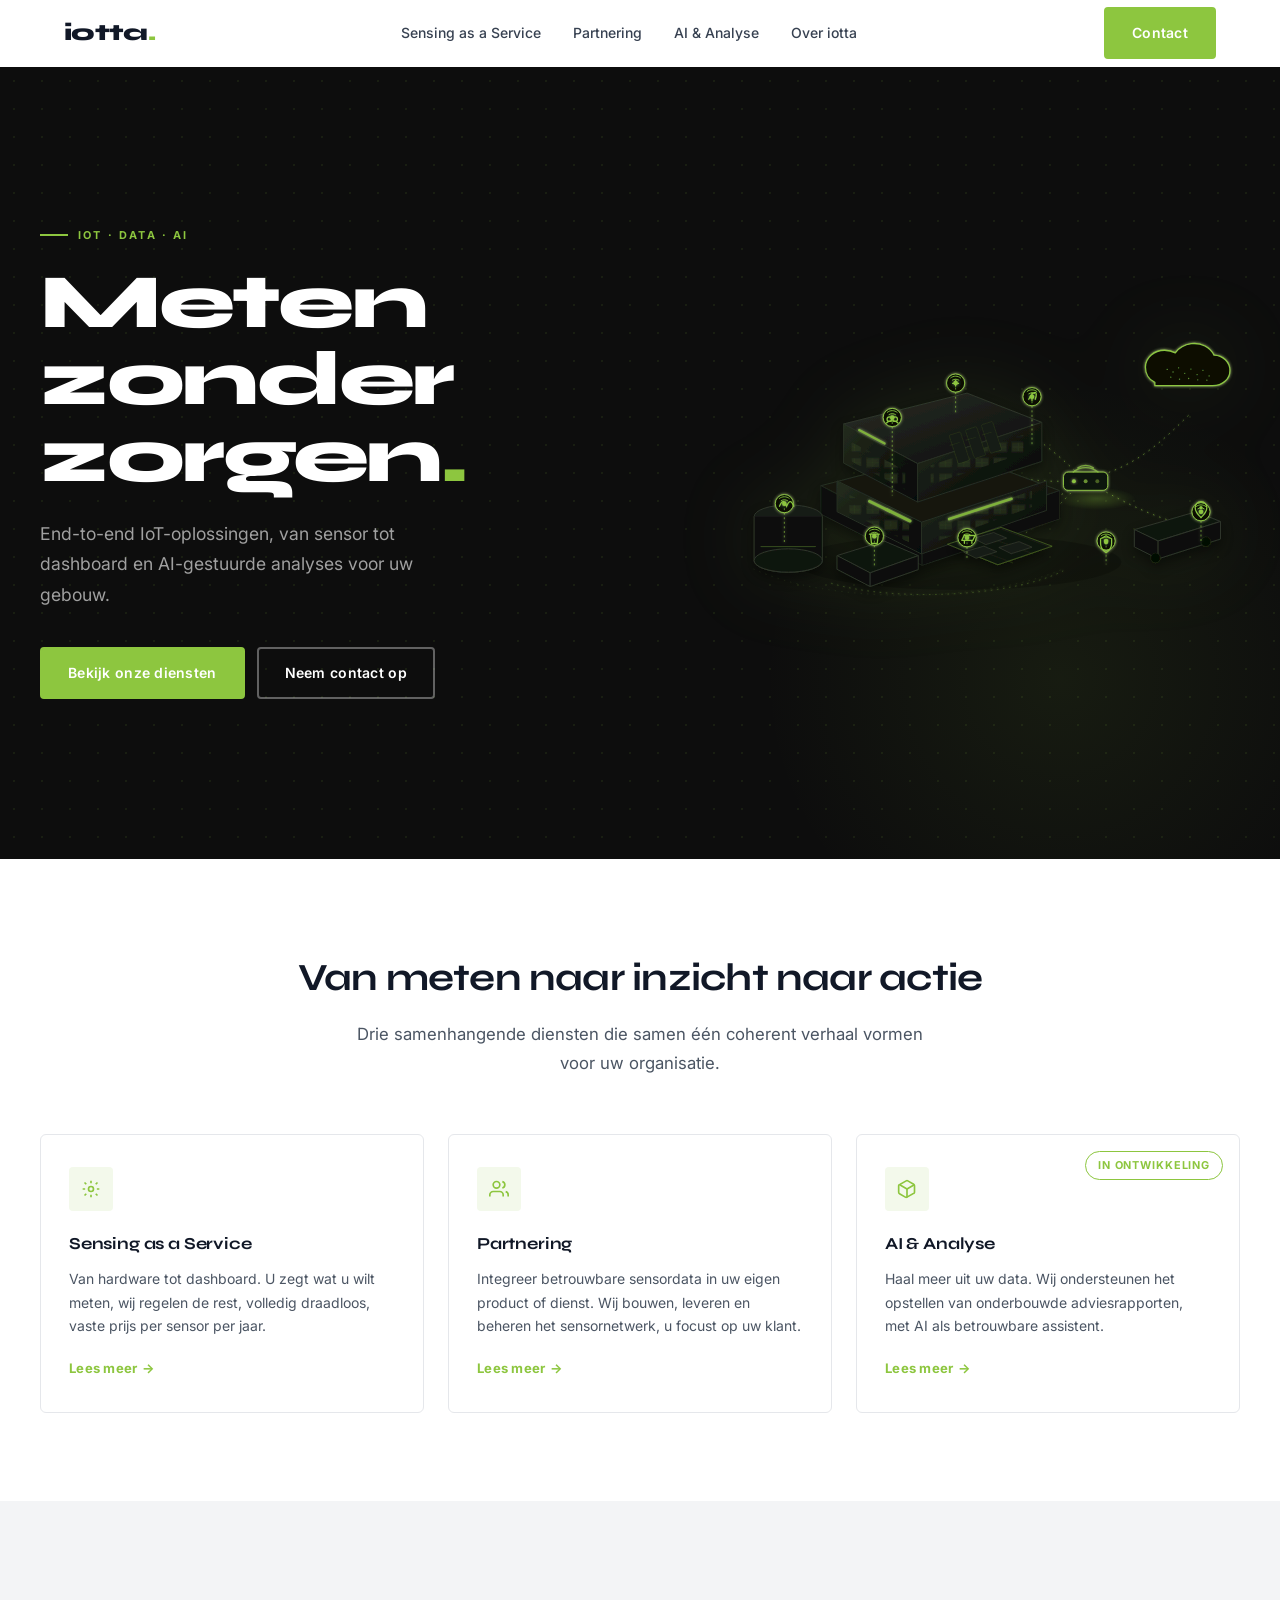
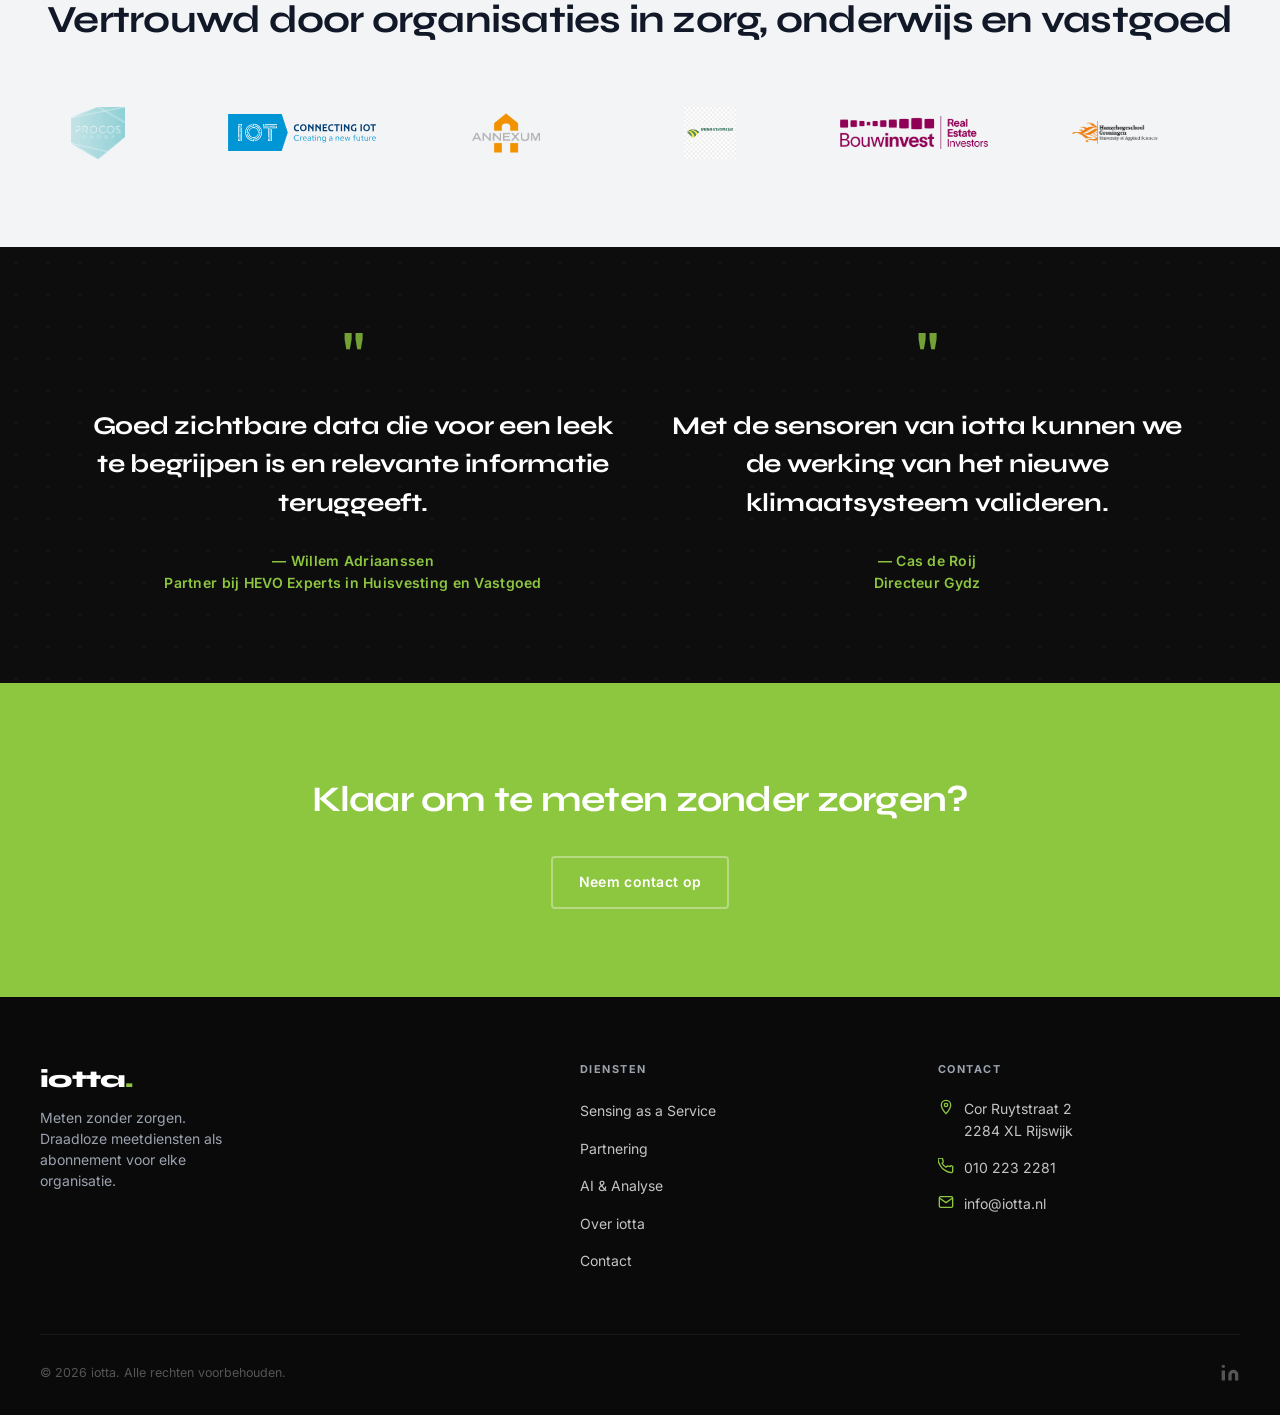
<file: index.html>
<!DOCTYPE html>
<html lang="nl">
<head>
  <meta charset="UTF-8">
  <meta name="viewport" content="width=device-width, initial-scale=1.0">
  <title>iotta — Meten zonder zorgen</title>
  <meta name="description" content="iotta levert betrouwbare, draadloze meetdiensten als abonnement voor kantoren, scholen, zorginstellingen en vastgoedbeheerders.">
  <link rel="preconnect" href="https://fonts.googleapis.com">
  <link rel="preconnect" href="https://fonts.gstatic.com" crossorigin>
  <link href="https://fonts.googleapis.com/css2?family=Inter:wght@400;500;600&family=Syne:wght@700;800&display=swap" rel="stylesheet">
  <link rel="stylesheet" href="css/styles.css">
</head>
<body>

  <div id="header-placeholder"></div>

  <main>

    <!-- ================================================
         HERO
         ================================================ -->
    <section class="hero" aria-labelledby="hero-title">
      <div class="hero-inner">
        <div class="hero-content">
          <p class="hero-eyebrow">IoT · Data · AI</p>
          <h1 class="hero-title" id="hero-title">
            Meten<br>zonder<br>zorgen<span class="accent">.</span>
          </h1>
          <p class="hero-subtitle">
            End-to-end IoT-oplossingen, van sensor tot dashboard
            en AI-gestuurde analyses voor uw gebouw.
          </p>
          <div class="hero-actions">
            <a href="sensing-as-a-service.html" class="btn btn-primary">Bekijk onze diensten</a>
            <a href="contact.html" class="btn btn-ghost-white">Neem contact op</a>
          </div>
        </div>
        <div class="hero-visual">
          <img src="assets/Photo front page.svg"
               alt="Illustratie van een slim gebouw met draadloze IoT-sensoren die data doorsturen naar de cloud"
               width="520" height="440">
        </div>
      </div>
    </section>

    <!-- ================================================
         DRIE PIJLERS
         ================================================ -->
    <section class="section section--white" aria-labelledby="pijlers-title">
      <div class="inner">
        <div class="section-header reveal">
          <h2 id="pijlers-title">Van meten naar inzicht naar actie</h2>
          <p>Drie samenhangende diensten die samen één coherent verhaal vormen voor uw organisatie.</p>
        </div>
        <div class="cards-grid">

          <article class="card reveal reveal-d1">
            <div class="card-icon" aria-hidden="true">
              <svg width="20" height="20" fill="none" stroke="currentColor" stroke-width="2" viewBox="0 0 24 24"><circle cx="12" cy="12" r="3"/><path d="M12 2v3M12 19v3M4.22 4.22l2.12 2.12M17.66 17.66l2.12 2.12M2 12h3M19 12h3M4.22 19.78l2.12-2.12M17.66 6.34l2.12-2.12"/></svg>
            </div>
            <h3 class="card-title">Sensing as a Service</h3>
            <p class="card-text">Van hardware tot dashboard. U zegt wat u wilt meten, wij regelen de rest, volledig draadloos, vaste prijs per sensor per jaar.</p>
            <a href="sensing-as-a-service.html" class="card-link">Lees meer <span aria-hidden="true">→</span></a>
          </article>

          <article class="card reveal reveal-d2">
            <div class="card-icon" aria-hidden="true">
              <svg width="20" height="20" fill="none" stroke="currentColor" stroke-width="2" viewBox="0 0 24 24"><path d="M17 21v-2a4 4 0 00-4-4H5a4 4 0 00-4 4v2"/><circle cx="9" cy="7" r="4"/><path d="M23 21v-2a4 4 0 00-3-3.87M16 3.13a4 4 0 010 7.75"/></svg>
            </div>
            <h3 class="card-title">Partnering</h3>
            <p class="card-text">Integreer betrouwbare sensordata in uw eigen product of dienst. Wij bouwen, leveren en beheren het sensornetwerk, u focust op uw klant.</p>
            <a href="partnering.html" class="card-link">Lees meer <span aria-hidden="true">→</span></a>
          </article>

          <article class="card reveal reveal-d3">
            <div class="card-badge-pos">
              <span class="badge badge-green-outline">In ontwikkeling</span>
            </div>
            <div class="card-icon" aria-hidden="true">
              <svg width="20" height="20" fill="none" stroke="currentColor" stroke-width="2" viewBox="0 0 24 24"><path d="M21 16V8a2 2 0 00-1-1.73l-7-4a2 2 0 00-2 0l-7 4A2 2 0 002 8v8a2 2 0 001 1.73l7 4a2 2 0 002 0l7-4A2 2 0 0021 16z"/><polyline points="3.27 6.96 12 12.01 20.73 6.96"/><line x1="12" y1="22.08" x2="12" y2="12"/></svg>
            </div>
            <h3 class="card-title">AI &amp; Analyse</h3>
            <p class="card-text">Haal meer uit uw data. Wij ondersteunen het opstellen van onderbouwde adviesrapporten, met AI als betrouwbare assistent.</p>
            <a href="ai-en-analyse.html" class="card-link">Lees meer <span aria-hidden="true">→</span></a>
          </article>

        </div>
      </div>
    </section>

    <!-- ================================================
         SOCIAL PROOF
         ================================================ -->
    <section class="section section--gray" aria-labelledby="proof-title">
      <div class="inner">
        <div class="section-header reveal">
          <h2 id="proof-title">Vertrouwd door organisaties in zorg, onderwijs en vastgoed</h2>
        </div>
      </div>
      <div class="logo-marquee-wrapper">
        <div class="logo-marquee-track">
          <img src="assets/Company logos/PROCOS logo.png" alt="PROCOS">
          <img src="assets/Company logos/Connecting IoT.svg" alt="Connecting IoT">
          <img src="assets/Company logos/Annexum.png" alt="Annexum">
          <img src="assets/Company logos/png-transparent-dura-vermeer-hd-logo-thumbnail.png" alt="Dura Vermeer">
          <img src="assets/Company logos/Bouwinvest_Real_Estate_Investors_idH5JdBP77_0.png" alt="Bouwinvest">
          <img src="assets/Company logos/Logo_Hanze_University_of_Applied_Sciences.png" alt="Hanzehogeschool">
          <img src="assets/Company logos/hevo-logo.svg" alt="HEVO">
          <img src="assets/Company logos/ING.png" alt="ING">
          <img src="assets/Company logos/Jumbo_Logo.svg" alt="Jumbo">
          <img src="assets/Company logos/Logo_kpn.svg.png" alt="KPN">
          <img src="assets/Company logos/logo_provincie_utrecht.jpg" alt="Provincie Utrecht">
          <img src="assets/Company logos/ProvincieZuidHolland.png" alt="Provincie Zuid-Holland">
          <img src="assets/Company logos/mp.svg" alt="MP">
          <img src="assets/Company logos/300851956_435735005244823_1874178164288201500_n.png" alt="Klant">
          <img src="assets/Company logos/T-Systems-Logo.wine.png" alt="T-Systems">
          <img src="assets/Company logos/Wagamama-Logo.svg.png" alt="Wagamama">
          <img src="assets/Company logos/gydz.png" alt="Gydz">
          <!-- Duplicate voor naadloze loop -->
          <img src="assets/Company logos/PROCOS logo.png" alt="" aria-hidden="true">
          <img src="assets/Company logos/Connecting IoT.svg" alt="" aria-hidden="true">
          <img src="assets/Company logos/Annexum.png" alt="" aria-hidden="true">
          <img src="assets/Company logos/png-transparent-dura-vermeer-hd-logo-thumbnail.png" alt="" aria-hidden="true">
          <img src="assets/Company logos/Bouwinvest_Real_Estate_Investors_idH5JdBP77_0.png" alt="" aria-hidden="true">
          <img src="assets/Company logos/Logo_Hanze_University_of_Applied_Sciences.png" alt="" aria-hidden="true">
          <img src="assets/Company logos/hevo-logo.svg" alt="" aria-hidden="true">
          <img src="assets/Company logos/ING.png" alt="" aria-hidden="true">
          <img src="assets/Company logos/Jumbo_Logo.svg" alt="" aria-hidden="true">
          <img src="assets/Company logos/Logo_kpn.svg.png" alt="" aria-hidden="true">
          <img src="assets/Company logos/logo_provincie_utrecht.jpg" alt="" aria-hidden="true">
          <img src="assets/Company logos/ProvincieZuidHolland.png" alt="" aria-hidden="true">
          <img src="assets/Company logos/mp.svg" alt="" aria-hidden="true">
          <img src="assets/Company logos/300851956_435735005244823_1874178164288201500_n.png" alt="" aria-hidden="true">
          <img src="assets/Company logos/T-Systems-Logo.wine.png" alt="" aria-hidden="true">
          <img src="assets/Company logos/Wagamama-Logo.svg.png" alt="" aria-hidden="true">
          <img src="assets/Company logos/gydz.png" alt="" aria-hidden="true">
        </div>
      </div>
    </section>

    <!-- ================================================
         TESTIMONIALS
         ================================================ -->
    <section class="section section--dark" aria-label="Klantgetuigenissen">
      <div class="inner">
        <div class="testimonials-grid">
          <div class="testimonial reveal reveal-d1">
            <span class="testimonial-mark" aria-hidden="true">"</span>
            <blockquote class="testimonial-quote">
              Goed zichtbare data die voor een leek te begrijpen is en relevante informatie teruggeeft.
            </blockquote>
            <p class="testimonial-attrib">— Willem Adriaanssen<br>Partner bij HEVO Experts in Huisvesting en Vastgoed</p>
          </div>
          <div class="testimonial reveal reveal-d2">
            <span class="testimonial-mark" aria-hidden="true">"</span>
            <blockquote class="testimonial-quote">
              Met de sensoren van iotta kunnen we de werking van het nieuwe klimaatsysteem valideren.
            </blockquote>
            <p class="testimonial-attrib">— Cas de Roij<br>Directeur Gydz</p>
          </div>
        </div>
      </div>
    </section>

    <!-- ================================================
         CTA BANNER
         ================================================ -->
    <section class="section section--green" aria-label="Contactoproep">
      <div class="inner cta-banner reveal">
        <h2>Klaar om te meten zonder zorgen?</h2>
        <a href="contact.html" class="btn btn-ghost-white">Neem contact op</a>
      </div>
    </section>

  </main>

  <div id="footer-placeholder"></div>
  <script src="js/main.js"></script>
  <script src="js/components.js"></script>
</body>
</html>
</file>
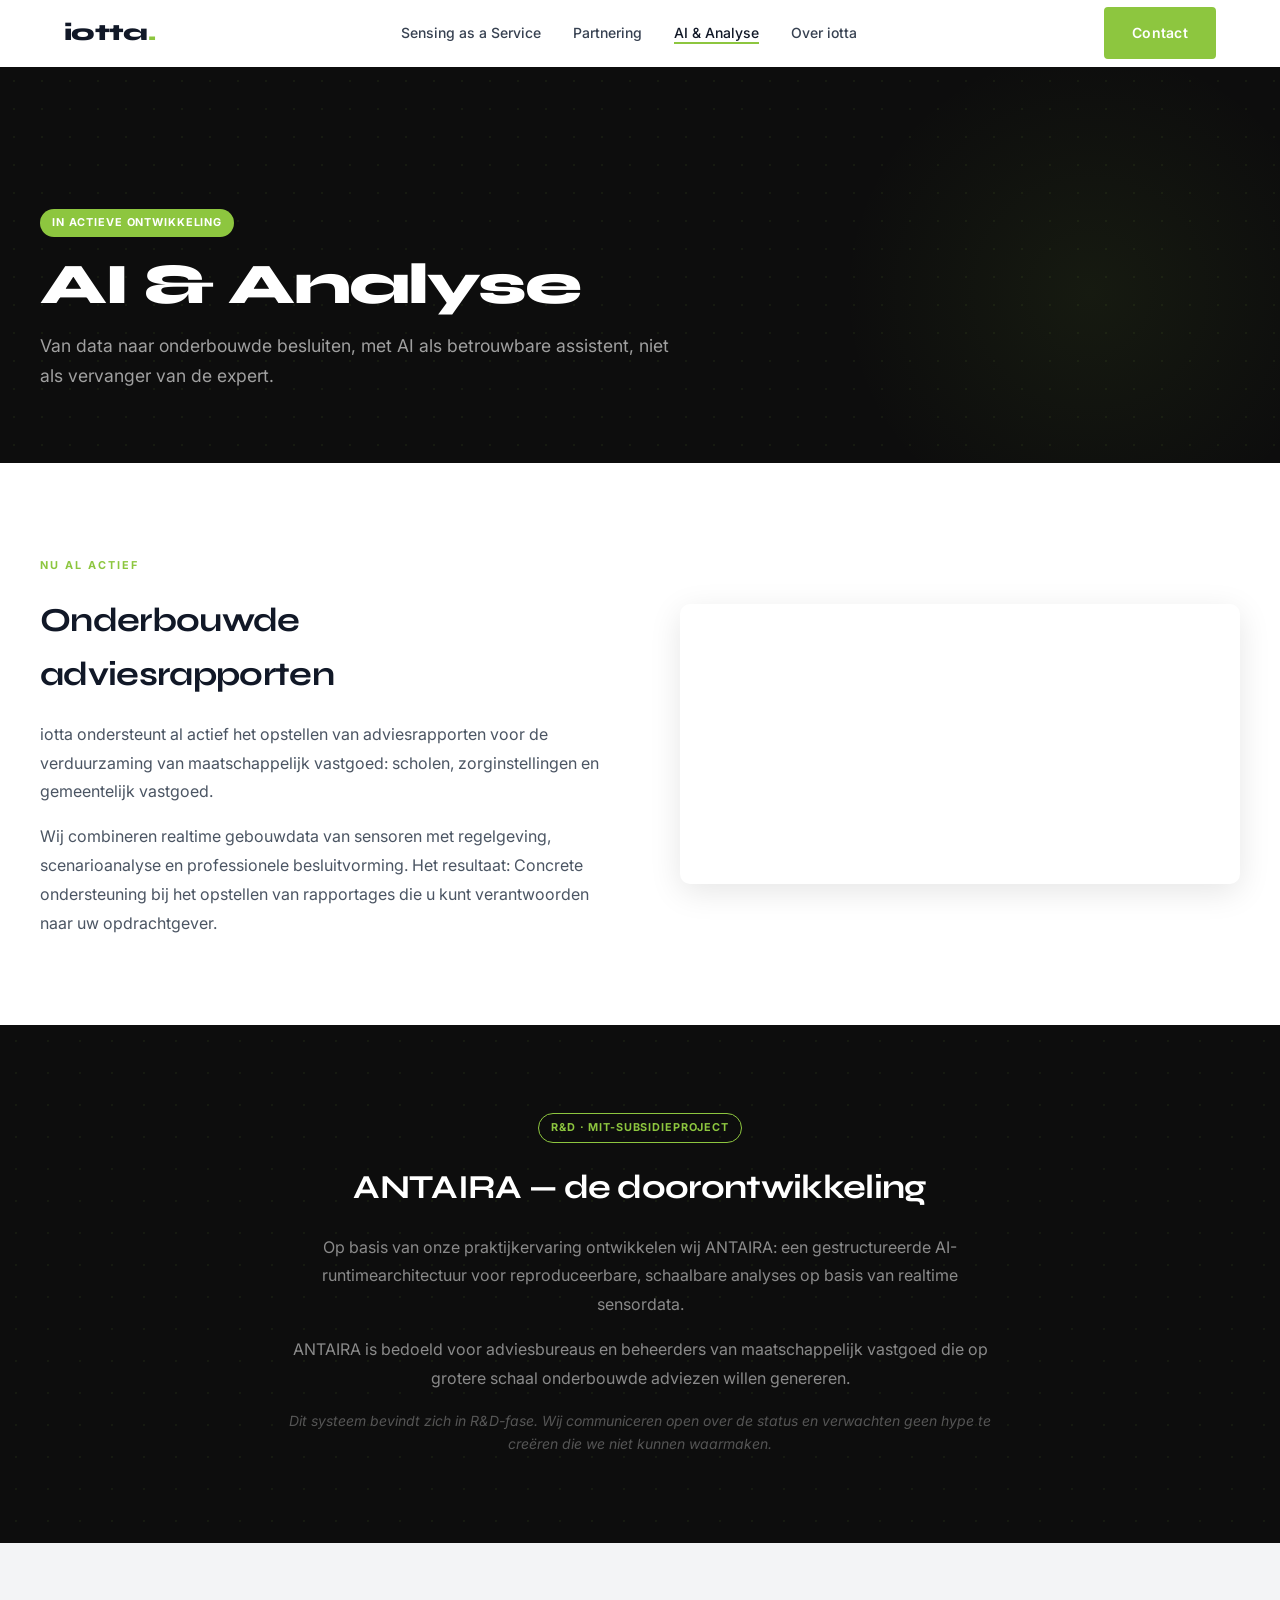
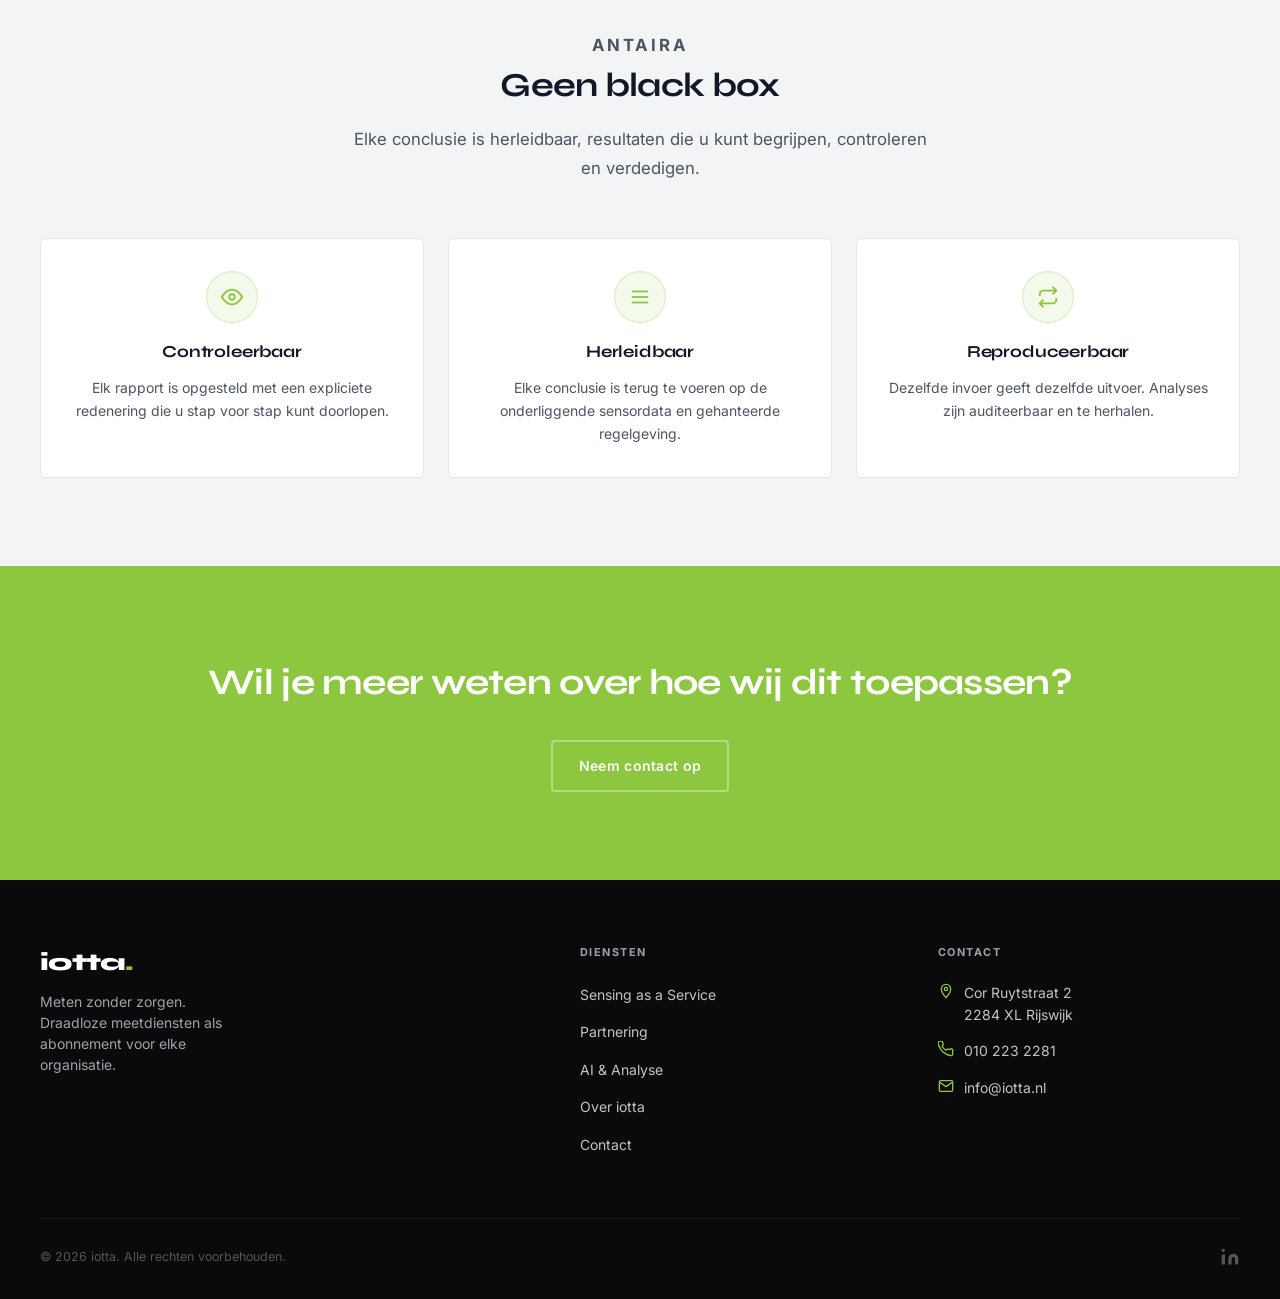
<file: ai-en-analyse.html>
<!DOCTYPE html>
<html lang="nl">
<head>
  <meta charset="UTF-8">
  <meta name="viewport" content="width=device-width, initial-scale=1.0">
  <title>AI &amp; Analyse — iotta</title>
  <meta name="description" content="iotta ondersteunt het opstellen van onderbouwde adviesrapporten voor verduurzaming van maatschappelijk vastgoed — met AI als betrouwbare assistent.">
  <link rel="preconnect" href="https://fonts.googleapis.com">
  <link rel="preconnect" href="https://fonts.gstatic.com" crossorigin>
  <link href="https://fonts.googleapis.com/css2?family=Inter:wght@400;500;600&family=Syne:wght@700;800&display=swap" rel="stylesheet">
  <link rel="stylesheet" href="css/styles.css">
</head>
<body>

  <div id="header-placeholder"></div>

  <main>

    <!-- HERO -->
    <section class="hero-page" aria-labelledby="page-title">
      <div class="hero-page-inner">
        <span class="badge badge-green" style="margin-bottom:18px;display:inline-block;">In actieve ontwikkeling</span>
        <h1 class="hero-page-title" id="page-title">AI &amp; Analyse</h1>
        <p class="hero-page-sub">Van data naar onderbouwde besluiten, met AI als betrouwbare assistent, niet als vervanger van de expert.</p>
      </div>
    </section>

    <!-- WAT WIJ NU AL DOEN -->
    <section class="section section--white" aria-labelledby="nu-al-title">
      <div class="inner">
        <div class="two-col">
          <div class="reveal">
            <p class="eyebrow">Nu al actief</p>
            <h2 id="nu-al-title" style="font-family:var(--font-display);font-size:clamp(1.5rem,3vw,2.1rem);font-weight:700;letter-spacing:-0.02em;margin-bottom:18px;">Onderbouwde adviesrapporten</h2>
            <p style="font-size:1rem;color:var(--gray-600);line-height:1.8;margin-bottom:16px;">
              iotta ondersteunt al actief het opstellen van adviesrapporten voor de verduurzaming van maatschappelijk vastgoed: scholen, zorginstellingen en gemeentelijk vastgoed.
            </p>
            <p style="font-size:1rem;color:var(--gray-600);line-height:1.8;">
              Wij combineren realtime gebouwdata van sensoren met regelgeving, scenarioanalyse en professionele besluitvorming. Het resultaat: Concrete ondersteuning bij het opstellen van rapportages die u kunt verantwoorden naar uw opdrachtgever.
            </p>
          </div>
          <div class="reveal reveal-d2">
            <video autoplay muted loop playsinline
              style="width:100%;border-radius:10px;display:block;box-shadow:0 8px 32px rgba(0,0,0,0.1);">
              <source src="https://uploads-ssl.webflow.com/5f5aa43cd8817adcd67b44b4/5f646ea023c3ca2ef8f13640_Customer-Using-Dashboard-720p30-transcode.webm" type="video/webm">
            </video>
          </div>
        </div>
      </div>
    </section>

    <!-- ANTAIRA R&D -->
    <section class="section section--dark" aria-labelledby="antaira-title">
      <div class="inner">
        <div class="reveal" style="max-width:720px;margin:0 auto;text-align:center;">
          <span class="badge badge-green-outline" style="margin-bottom:18px;display:inline-block;">R&amp;D · MIT-subsidieproject</span>
          <h2 id="antaira-title" style="font-family:var(--font-display);font-size:clamp(1.5rem,3vw,2.1rem);font-weight:700;letter-spacing:-0.02em;margin-bottom:18px;color:var(--white);">ANTAIRA — de doorontwikkeling</h2>
          <p style="font-size:1rem;color:#8a8a8a;line-height:1.8;margin-bottom:16px;">
            Op basis van onze praktijkervaring ontwikkelen wij ANTAIRA: een gestructureerde AI-runtimearchitectuur voor reproduceerbare, schaalbare analyses op basis van realtime sensordata.
          </p>
          <p style="font-size:1rem;color:#8a8a8a;line-height:1.8;margin-bottom:16px;">
            ANTAIRA is bedoeld voor adviesbureaus en beheerders van maatschappelijk vastgoed die op grotere schaal onderbouwde adviezen willen genereren.
          </p>
          <p style="font-size:0.875rem;color:#555;line-height:1.65;font-style:italic;">
            Dit systeem bevindt zich in R&amp;D-fase. Wij communiceren open over de status en verwachten geen hype te creëren die we niet kunnen waarmaken.
          </p>
        </div>
      </div>
    </section>

    <!-- UITGANGSPUNTEN ANTAIRA -->
    <section class="section section--gray" aria-labelledby="waarden-title">
      <div class="inner">
        <div class="section-header reveal">
          <p class="eyebrow">ANTAIRA</p>
          <h2 id="waarden-title" style="font-family:var(--font-display);font-size:clamp(1.5rem,3vw,2.1rem);font-weight:700;letter-spacing:-0.02em;margin-bottom:12px;">Geen black box</h2>
          <p>Elke conclusie is herleidbaar, resultaten die u kunt begrijpen, controleren en verdedigen.</p>
        </div>
        <div class="values-grid">
          <article class="value-card reveal reveal-d1">
            <div class="value-icon" aria-hidden="true">
              <svg width="22" height="22" fill="none" stroke="currentColor" stroke-width="2" viewBox="0 0 24 24"><path d="M1 12s4-8 11-8 11 8 11 8-4 8-11 8-11-8-11-8z"/><circle cx="12" cy="12" r="3"/></svg>
            </div>
            <h3>Controleerbaar</h3>
            <p>Elk rapport is opgesteld met een expliciete redenering die u stap voor stap kunt doorlopen.</p>
          </article>
          <article class="value-card reveal reveal-d2">
            <div class="value-icon" aria-hidden="true">
              <svg width="22" height="22" fill="none" stroke="currentColor" stroke-width="2" viewBox="0 0 24 24"><line x1="3" y1="12" x2="21" y2="12"/><line x1="3" y1="6" x2="21" y2="6"/><line x1="3" y1="18" x2="21" y2="18"/></svg>
            </div>
            <h3>Herleidbaar</h3>
            <p>Elke conclusie is terug te voeren op de onderliggende sensordata en gehanteerde regelgeving.</p>
          </article>
          <article class="value-card reveal reveal-d3">
            <div class="value-icon" aria-hidden="true">
              <svg width="22" height="22" fill="none" stroke="currentColor" stroke-width="2" viewBox="0 0 24 24"><polyline points="17 1 21 5 17 9"/><path d="M3 11V9a4 4 0 014-4h14M7 23l-4-4 4-4"/><path d="M21 13v2a4 4 0 01-4 4H3"/></svg>
            </div>
            <h3>Reproduceerbaar</h3>
            <p>Dezelfde invoer geeft dezelfde uitvoer. Analyses zijn auditeerbaar en te herhalen.</p>
          </article>
        </div>
      </div>
    </section>

    <!-- CTA -->
    <section class="section section--green" aria-label="Contactoproep">
      <div class="inner cta-banner reveal">
        <h2>Wil je meer weten over hoe wij dit toepassen?</h2>
        <a href="contact.html" class="btn btn-ghost-white">Neem contact op</a>
      </div>
    </section>

  </main>

  <div id="footer-placeholder"></div>
  <script src="js/main.js"></script>
  <script src="js/components.js"></script>
</body>
</html>
</file>
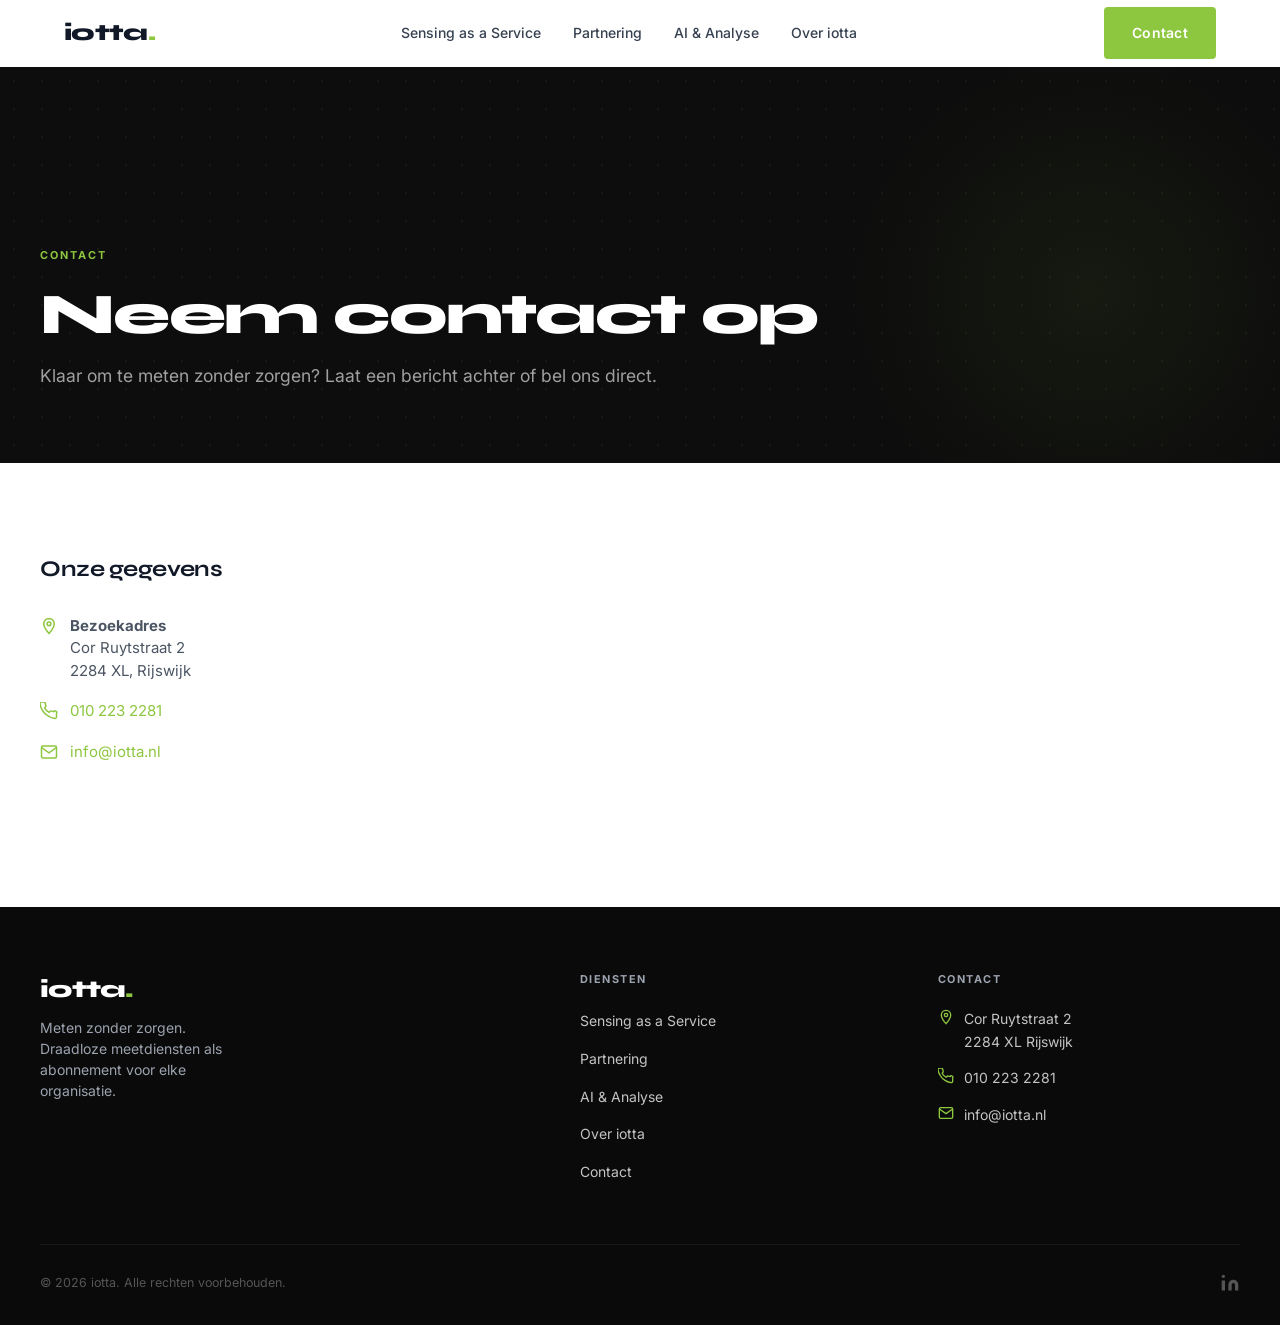
<file: contact.html>
<!DOCTYPE html>
<html lang="nl">
<head>
  <meta charset="UTF-8">
  <meta name="viewport" content="width=device-width, initial-scale=1.0">
  <title>Contact — iotta</title>
  <meta name="description" content="Neem contact op met iotta — Cor Ruytstraat 2, Rijswijk. Tel: 010 223 2281. E-mail: info@iotta.nl.">
  <link rel="preconnect" href="https://fonts.googleapis.com">
  <link rel="preconnect" href="https://fonts.gstatic.com" crossorigin>
  <link href="https://fonts.googleapis.com/css2?family=Inter:wght@400;500;600&family=Syne:wght@700;800&display=swap" rel="stylesheet">
  <link rel="stylesheet" href="css/styles.css">
</head>
<body>

  <div id="header-placeholder"></div>

  <main>

    <!-- HERO -->
    <section class="hero-page" aria-labelledby="page-title">
      <div class="hero-page-inner">
        <p class="eyebrow">Contact</p>
        <h1 class="hero-page-title" id="page-title">Neem contact op</h1>
        <p class="hero-page-sub">Klaar om te meten zonder zorgen? Laat een bericht achter of bel ons direct.</p>
      </div>
    </section>

    <!-- FORMULIER & GEGEVENS -->
    <section class="section section--white" aria-label="Contactformulier en gegevens">
      <div class="inner">
        <div class="contact-grid reveal">

          <!-- Contactgegevens -->
          <div>
            <h2 class="contact-detail-title">Onze gegevens</h2>

            <div class="contact-detail-item">
              <svg width="18" height="18" fill="none" stroke="currentColor" stroke-width="2" viewBox="0 0 24 24" aria-hidden="true"><path d="M12 2C8.13 2 5 5.13 5 9c0 5.25 7 13 7 13s7-7.75 7-13c0-3.87-3.13-7-7-7z"/><circle cx="12" cy="9" r="2.5"/></svg>
              <span><strong>Bezoekadres</strong><br>Cor Ruytstraat 2<br>2284 XL, Rijswijk</span>
            </div>

            <div class="contact-detail-item">
              <svg width="18" height="18" fill="none" stroke="currentColor" stroke-width="2" viewBox="0 0 24 24" aria-hidden="true"><path d="M22 16.92v3a2 2 0 01-2.18 2 19.79 19.79 0 01-8.63-3.07A19.5 19.5 0 013.07 10.8a19.79 19.79 0 01-3.04-8.62A2 2 0 012 0h3a2 2 0 012 1.72c.13.96.36 1.9.7 2.81a2 2 0 01-.45 2.11L6.09 7.91a16 16 0 006 6l1.27-1.27a2 2 0 012.11-.45c.9.34 1.85.57 2.81.7A2 2 0 0122 14.92z"/></svg>
              <a href="tel:0102232281">010 223 2281</a>
            </div>

            <div class="contact-detail-item">
              <svg width="18" height="18" fill="none" stroke="currentColor" stroke-width="2" viewBox="0 0 24 24" aria-hidden="true"><path d="M4 4h16c1.1 0 2 .9 2 2v12c0 1.1-.9 2-2 2H4c-1.1 0-2-.9-2-2V6c0-1.1.9-2 2-2z"/><polyline points="22,6 12,13 2,6"/></svg>
              <a href="mailto:info@iotta.nl">info@iotta.nl</a>
            </div>
          </div>

          <!-- Kaart -->
          <div class="map-embed">
            <iframe
              title="Locatie iotta — Cor Ruytstraat 2, Rijswijk"
              src="https://maps.google.com/maps?q=Cor+Ruytstraat+2,+2284+XL+Rijswijk&output=embed"
              allowfullscreen=""
              loading="lazy"
              referrerpolicy="no-referrer-when-downgrade">
            </iframe>
          </div>

        </div>
      </div>
    </section>

  </main>

  <div id="footer-placeholder"></div>
  <script src="js/main.js"></script>
  <script src="js/components.js"></script>
</body>
</html>
</file>
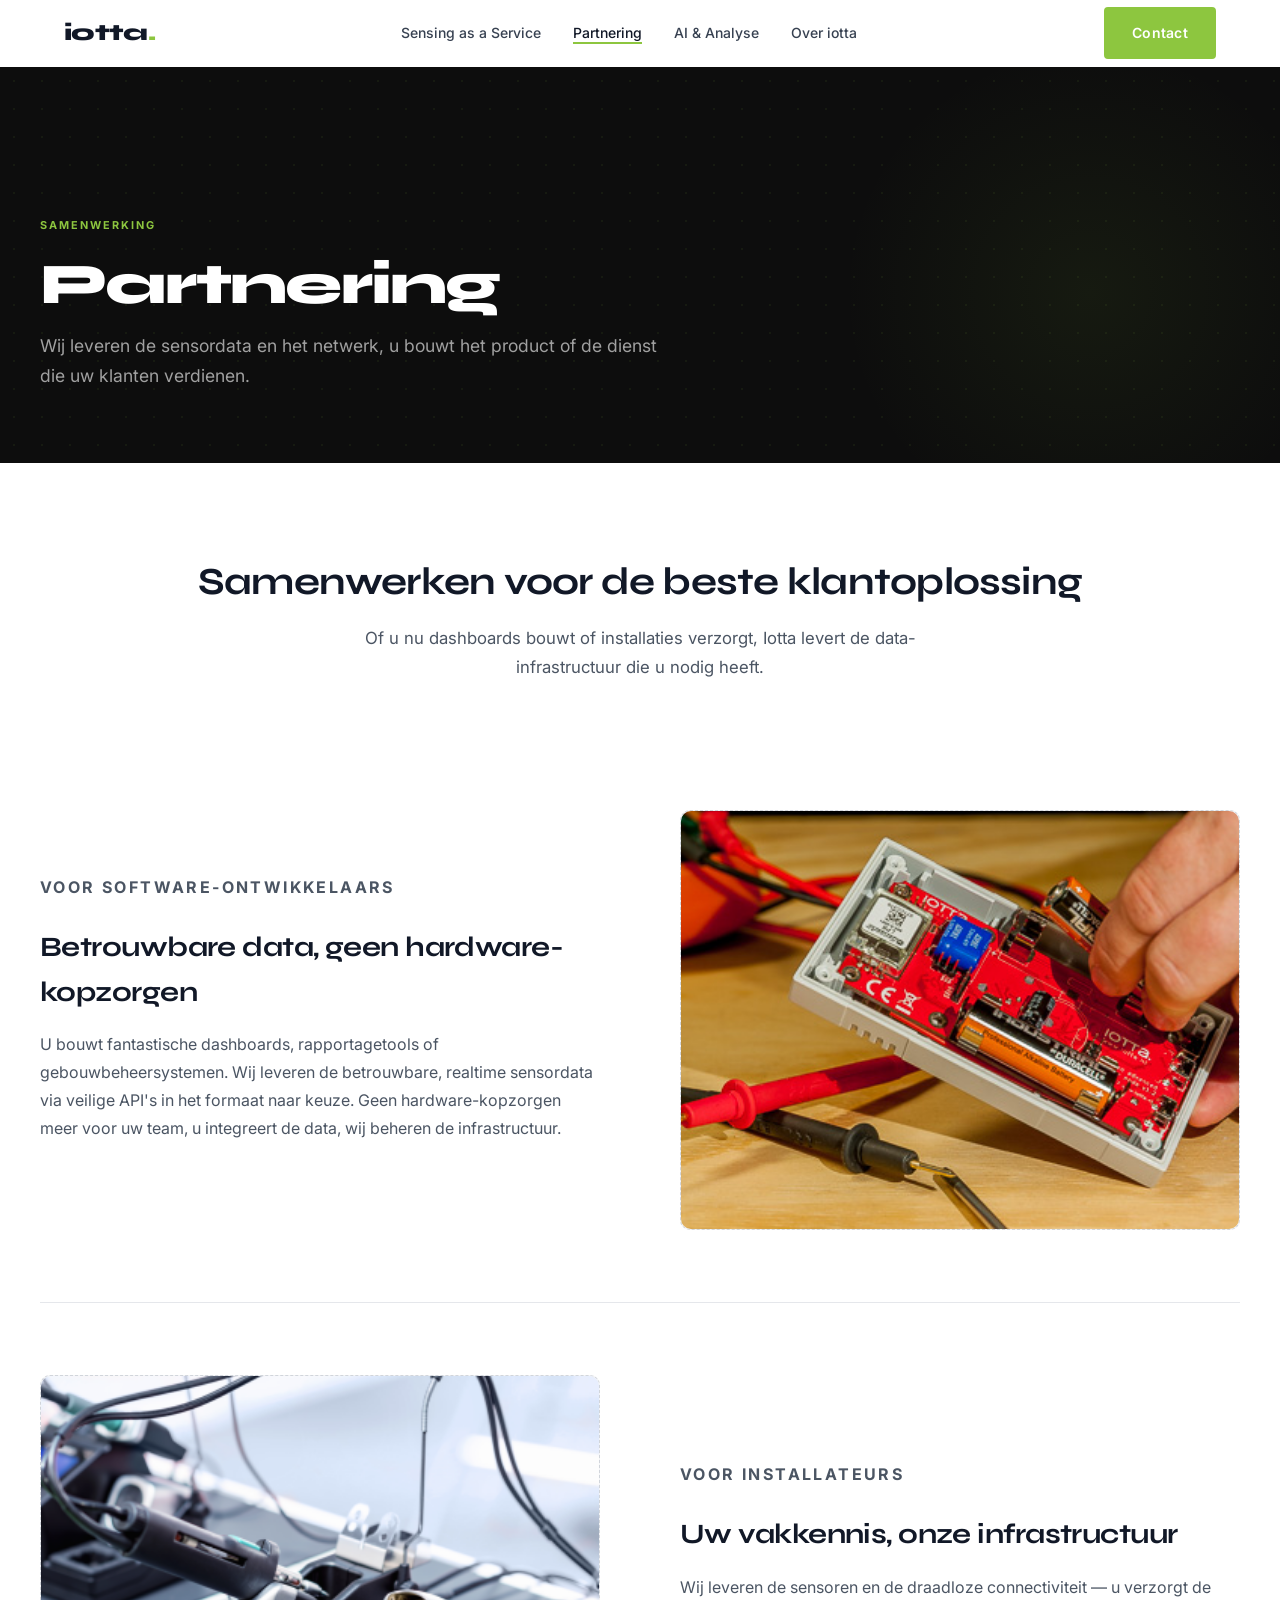
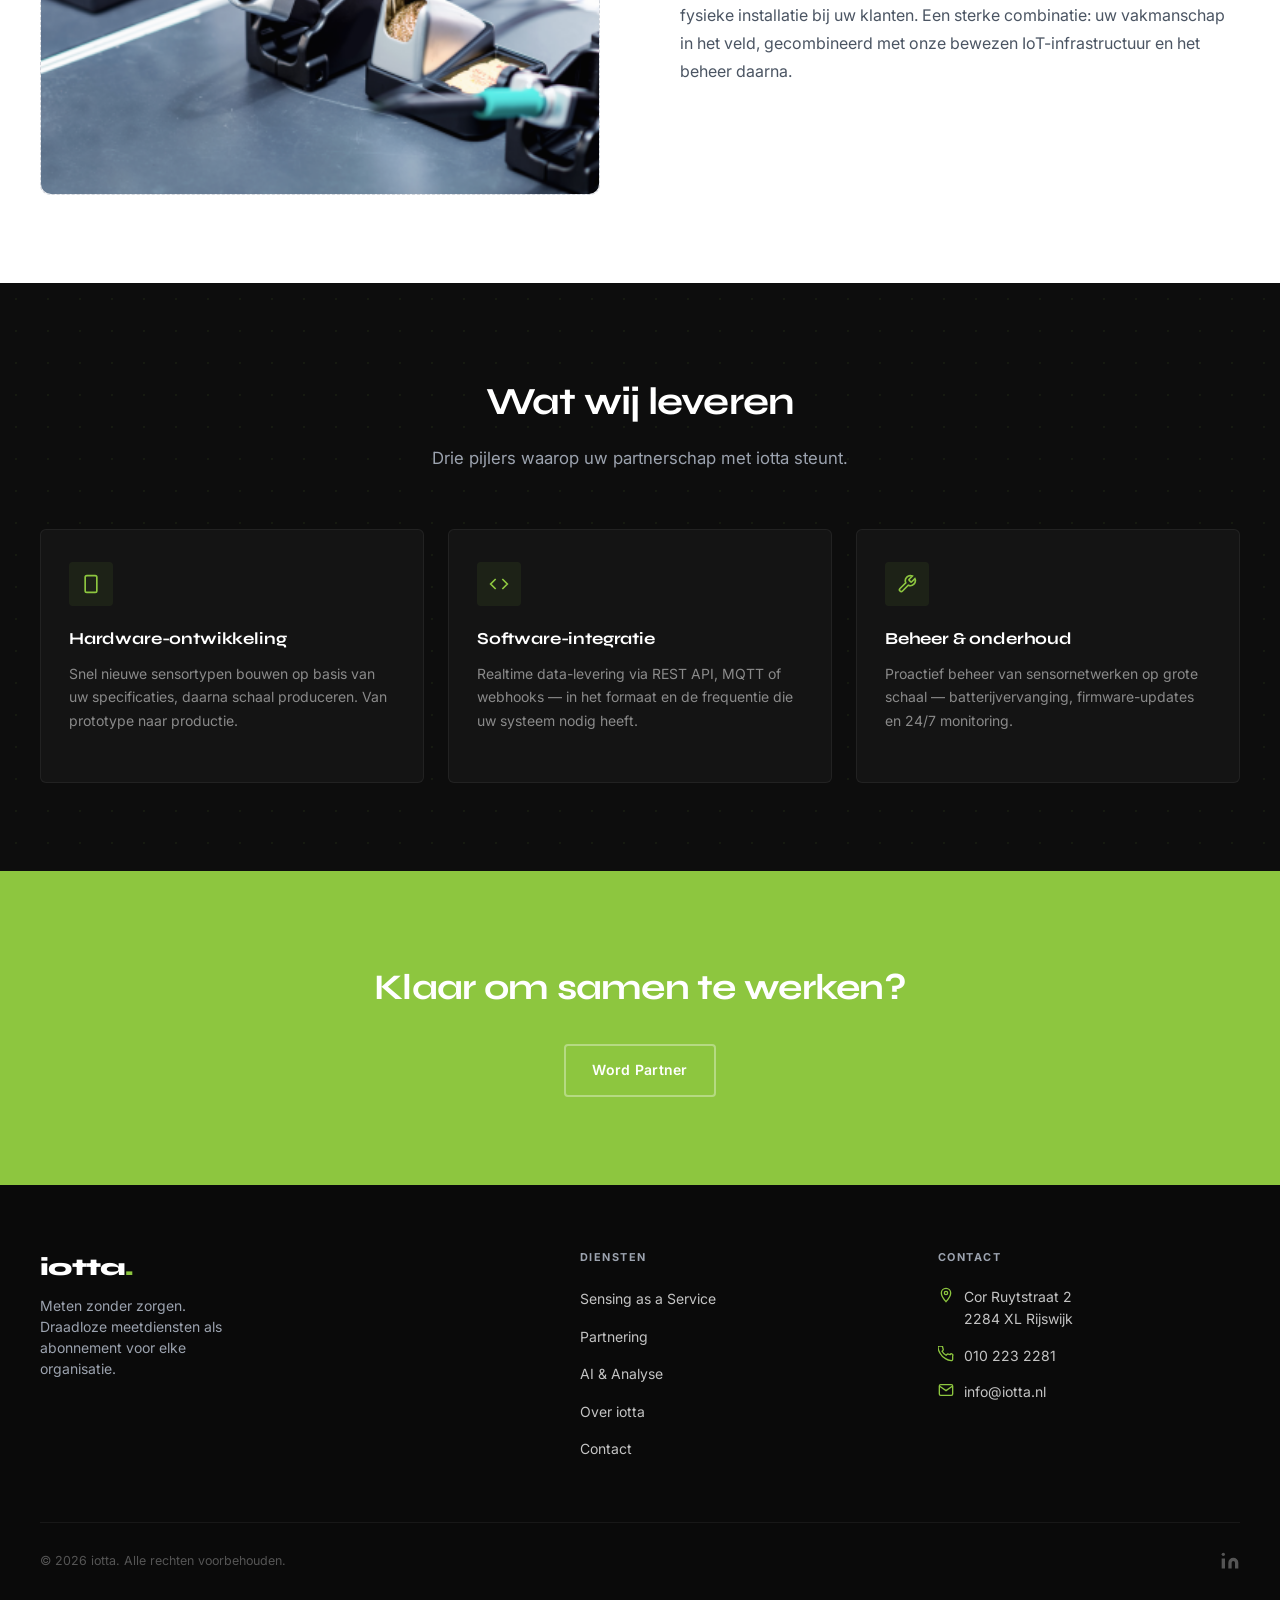
<file: partnering.html>
<!DOCTYPE html>
<html lang="nl">
<head>
  <meta charset="UTF-8">
  <meta name="viewport" content="width=device-width, initial-scale=1.0">
  <title>Partnering — iotta</title>
  <meta name="description" content="iotta als technologiepartner: wij leveren de IoT-sensordata en het netwerk, u bouwt het product of de dienst.">
  <link rel="preconnect" href="https://fonts.googleapis.com">
  <link rel="preconnect" href="https://fonts.gstatic.com" crossorigin>
  <link href="https://fonts.googleapis.com/css2?family=Inter:wght@400;500;600&family=Syne:wght@700;800&display=swap" rel="stylesheet">
  <link rel="stylesheet" href="css/styles.css">
</head>
<body>

  <div id="header-placeholder"></div>

  <main>

    <!-- HERO -->
    <section class="hero-page" aria-labelledby="page-title">
      <div class="hero-page-inner">
        <p class="eyebrow">Samenwerking</p>
        <h1 class="hero-page-title" id="page-title">Partnering</h1>
        <p class="hero-page-sub">Wij leveren de sensordata en het netwerk, u bouwt het product of de dienst die uw klanten verdienen.</p>
      </div>
    </section>

    <!-- ZIG-ZAG BLOKKEN -->
    <section class="section section--white" aria-labelledby="partnertypen-title">
      <div class="inner">
        <div class="section-header reveal">
          <h2 id="partnertypen-title">Samenwerken voor de beste klantoplossing</h2>
          <p>Of u nu dashboards bouwt of installaties verzorgt, Iotta levert de data-infrastructuur die u nodig heeft.</p>
        </div>

        <div class="zigzag-block reveal">
          <div class="zigzag-text">
            <p class="zigzag-label">Voor software-ontwikkelaars</p>
            <h3>Betrouwbare data, geen hardware-kopzorgen</h3>
            <p>U bouwt fantastische dashboards, rapportagetools of gebouwbeheersystemen. Wij leveren de betrouwbare, realtime sensordata via veilige API's in het formaat naar keuze. Geen hardware-kopzorgen meer voor uw team, u integreert de data, wij beheren de infrastructuur.</p>
          </div>
          <div class="zigzag-visual">
            <img src="assets/Partnering/partnering Software ontwikkelaars.jpg" alt="Software ontwikkelaars werken met iotta sensordata via API" style="width:100%;height:100%;object-fit:cover;border-radius:inherit;">
          </div>
        </div>

        <div class="zigzag-block reverse reveal">
          <div class="zigzag-text">
            <p class="zigzag-label">Voor installateurs</p>
            <h3>Uw vakkennis, onze infrastructuur</h3>
            <p>Wij leveren de sensoren en de draadloze connectiviteit — u verzorgt de fysieke installatie bij uw klanten. Een sterke combinatie: uw vakmanschap in het veld, gecombineerd met onze bewezen IoT-infrastructuur en het beheer daarna.</p>
          </div>
          <div class="zigzag-visual">
            <img src="assets/Partnering/Partnering twee.png" alt="Installateur plaatst iotta sensor op locatie" style="width:100%;height:100%;object-fit:cover;border-radius:inherit;">
          </div>
        </div>
      </div>
    </section>

    <!-- WAT LEVERT IOTTA -->
    <section class="section section--dark" aria-labelledby="levering-title">
      <div class="inner">
        <div class="section-header reveal">
          <h2 id="levering-title">Wat wij leveren</h2>
          <p>Drie pijlers waarop uw partnerschap met iotta steunt.</p>
        </div>
        <div class="cards-grid">
          <article class="card-dark reveal reveal-d1">
            <div class="card-icon" aria-hidden="true">
              <svg width="20" height="20" fill="none" stroke="#8DC63F" stroke-width="2" viewBox="0 0 24 24"><rect x="5" y="2" width="14" height="20" rx="2"/><line x1="12" y1="18" x2="12.01" y2="18"/></svg>
            </div>
            <h3 class="card-title">Hardware-ontwikkeling</h3>
            <p class="card-text">Snel nieuwe sensortypen bouwen op basis van uw specificaties, daarna schaal produceren. Van prototype naar productie.</p>
          </article>
          <article class="card-dark reveal reveal-d2">
            <div class="card-icon" aria-hidden="true">
              <svg width="20" height="20" fill="none" stroke="#8DC63F" stroke-width="2" viewBox="0 0 24 24"><polyline points="16 18 22 12 16 6"/><polyline points="8 6 2 12 8 18"/></svg>
            </div>
            <h3 class="card-title">Software-integratie</h3>
            <p class="card-text">Realtime data-levering via REST API, MQTT of webhooks — in het formaat en de frequentie die uw systeem nodig heeft.</p>
          </article>
          <article class="card-dark reveal reveal-d3">
            <div class="card-icon" aria-hidden="true">
              <svg width="20" height="20" fill="none" stroke="#8DC63F" stroke-width="2" viewBox="0 0 24 24"><path d="M14.7 6.3a1 1 0 000 1.4l1.6 1.6a1 1 0 001.4 0l3.77-3.77a6 6 0 01-7.94 7.94l-6.91 6.91a2.12 2.12 0 01-3-3l6.91-6.91a6 6 0 017.94-7.94l-3.76 3.76z"/></svg>
            </div>
            <h3 class="card-title">Beheer &amp; onderhoud</h3>
            <p class="card-text">Proactief beheer van sensornetwerken op grote schaal — batterijvervanging, firmware-updates en 24/7 monitoring.</p>
          </article>
        </div>
      </div>
    </section>

    <!-- CTA -->
    <section class="section section--green" aria-label="Contactoproep">
      <div class="inner cta-banner reveal">
        <h2>Klaar om samen te werken?</h2>
        <a href="contact.html" class="btn btn-ghost-white">Word Partner</a>
      </div>
    </section>

  </main>

  <div id="footer-placeholder"></div>
  <script src="js/main.js"></script>
  <script src="js/components.js"></script>
</body>
</html>
</file>
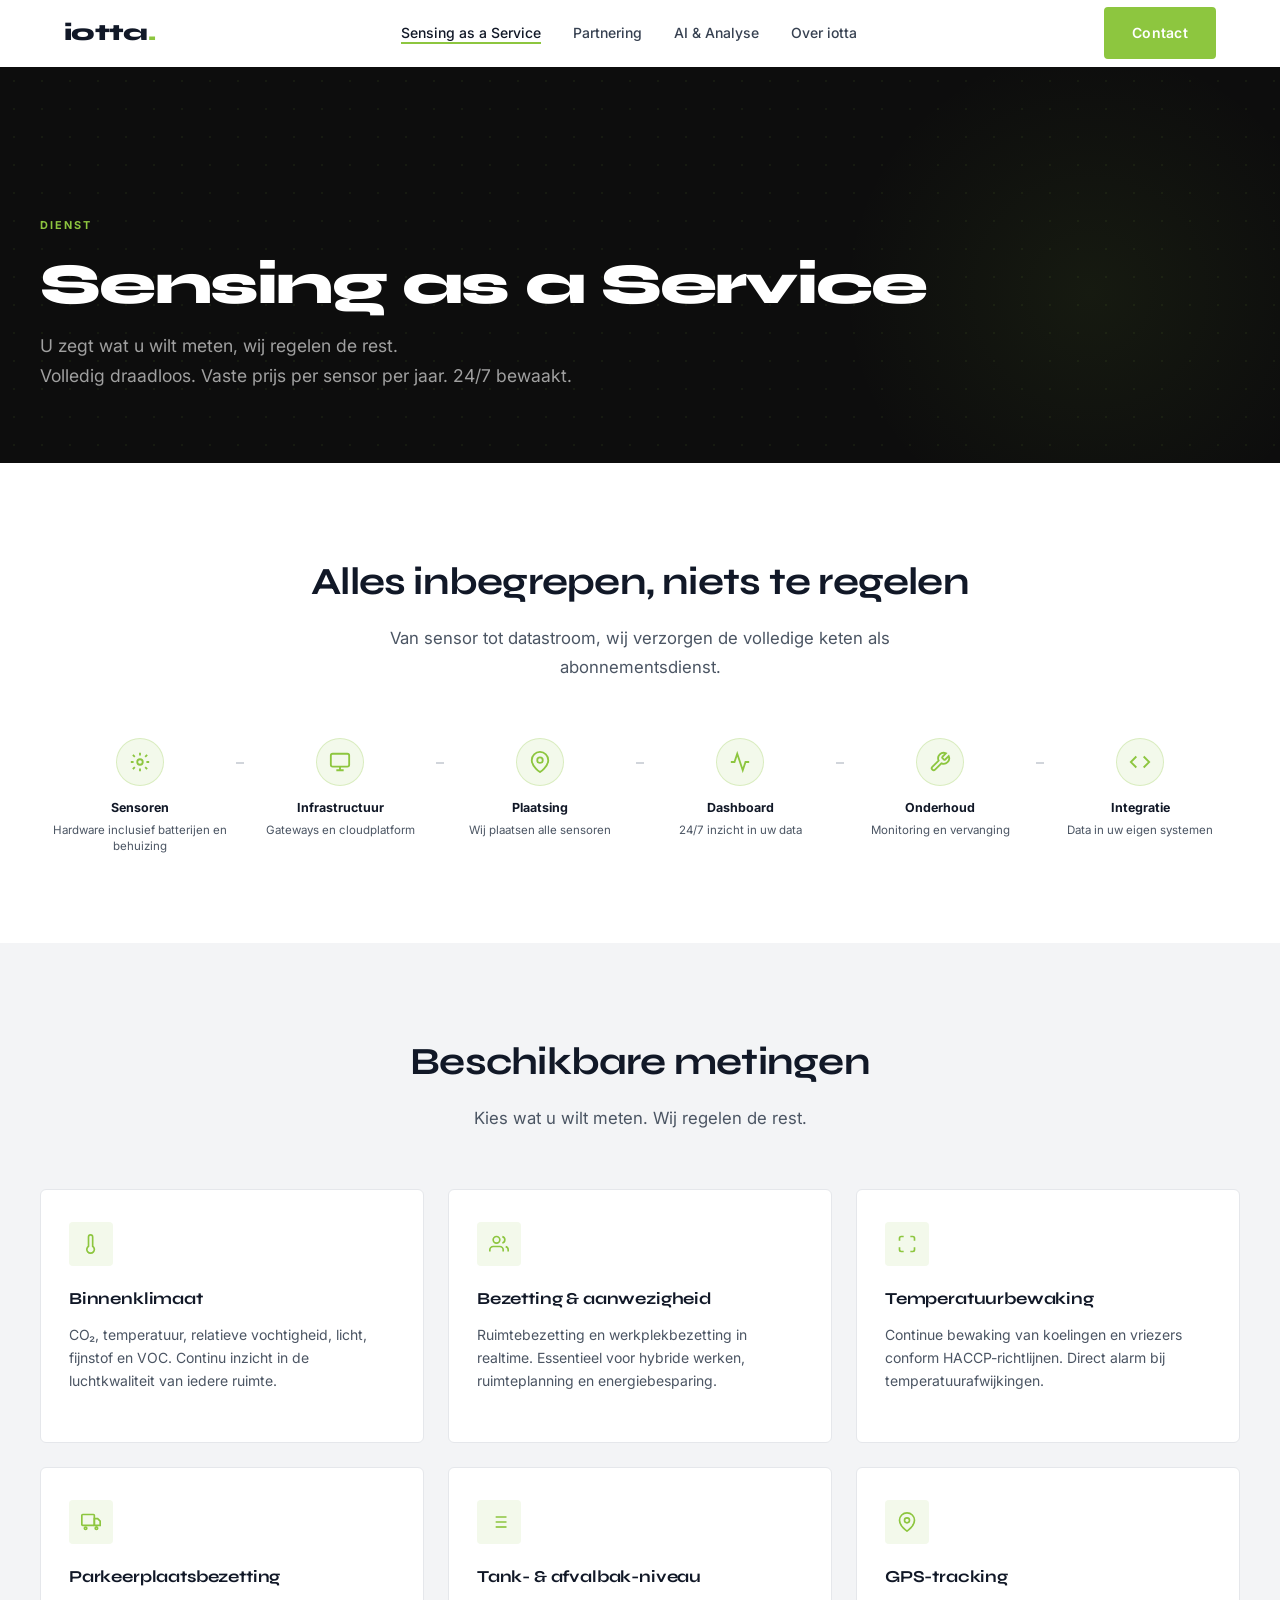
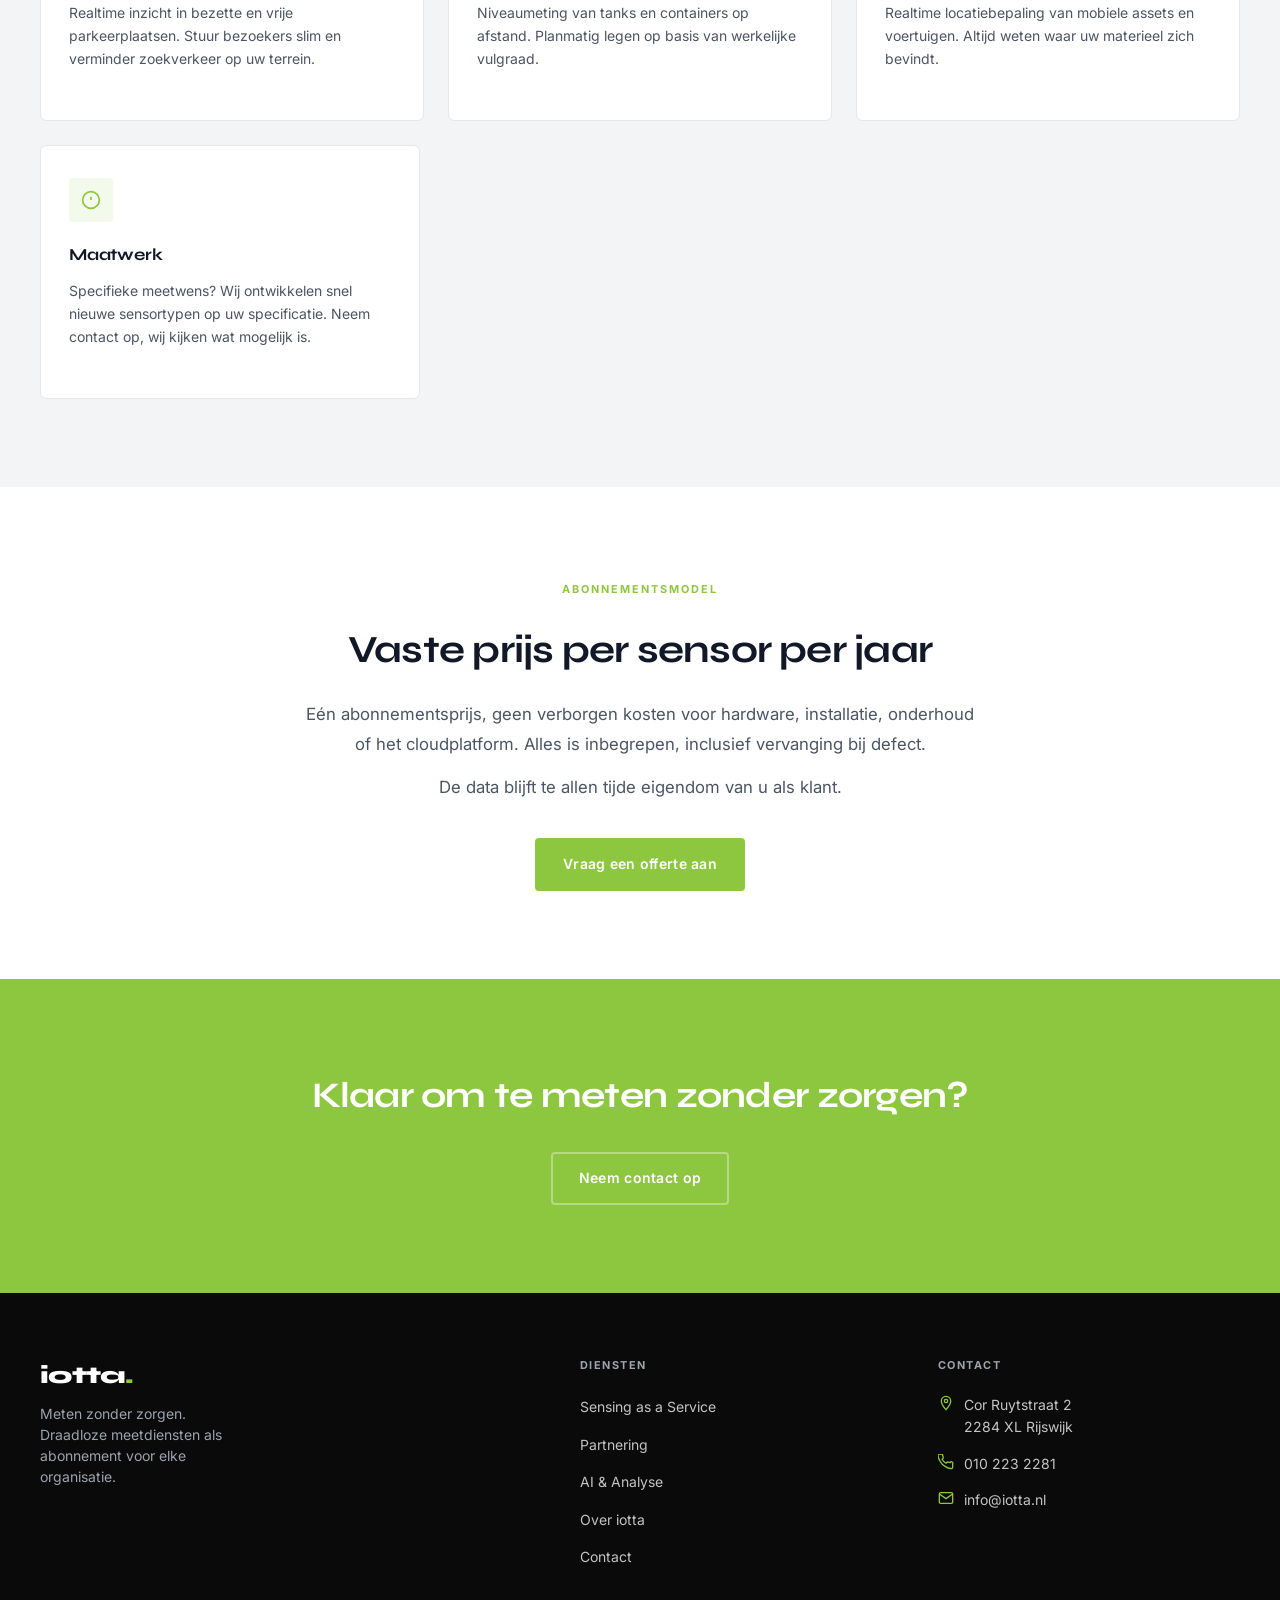
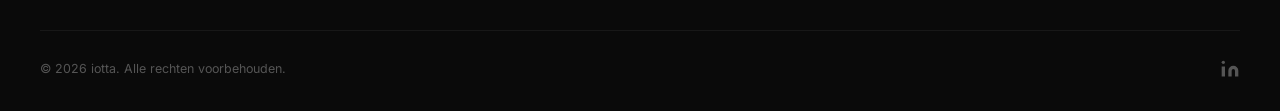
<file: sensing-as-a-service.html>
<!DOCTYPE html>
<html lang="nl">
<head>
  <meta charset="UTF-8">
  <meta name="viewport" content="width=device-width, initial-scale=1.0">
  <title>Sensing as a Service — iotta</title>
  <meta name="description" content="iotta levert draadloze meetdiensten als abonnement. U zegt wat u wilt meten, wij regelen de rest — volledig ontzorgd.">
  <link rel="preconnect" href="https://fonts.googleapis.com">
  <link rel="preconnect" href="https://fonts.gstatic.com" crossorigin>
  <link href="https://fonts.googleapis.com/css2?family=Inter:wght@400;500;600&family=Syne:wght@700;800&display=swap" rel="stylesheet">
  <link rel="stylesheet" href="css/styles.css">
</head>
<body>

  <div id="header-placeholder"></div>

  <main>

    <!-- HERO -->
    <section class="hero-page" aria-labelledby="page-title">
      <div class="hero-page-inner">
        <p class="eyebrow">Dienst</p>
        <h1 class="hero-page-title" id="page-title">Sensing as a Service</h1>
        <p class="hero-page-sub">U zegt wat u wilt meten, wij regelen de rest.<br>Volledig draadloos. Vaste prijs per sensor per jaar. 24/7 bewaakt.</p>
      </div>
    </section>

    <!-- WAT IS INBEGREPEN -->
    <section class="section section--white" aria-labelledby="inbegrepen-title">
      <div class="inner">
        <div class="section-header reveal">
          <h2 id="inbegrepen-title">Alles inbegrepen, niets te regelen</h2>
          <p>Van sensor tot datastroom, wij verzorgen de volledige keten als abonnementsdienst.</p>
        </div>
        <div class="steps-row reveal">
          <div class="step">
            <div class="step-icon" aria-hidden="true">
              <svg width="22" height="22" fill="none" stroke="currentColor" stroke-width="2" viewBox="0 0 24 24"><circle cx="12" cy="12" r="3"/><path d="M12 2v3M12 19v3M4.22 4.22l2.12 2.12M17.66 17.66l2.12 2.12M2 12h3M19 12h3M4.22 19.78l2.12-2.12M17.66 6.34l2.12-2.12"/></svg>
            </div>
            <div>
              <div class="step-label">Sensoren</div>
              <div class="step-desc">Hardware inclusief batterijen en behuizing</div>
            </div>
          </div>
          <div class="step">
            <div class="step-icon" aria-hidden="true">
              <svg width="22" height="22" fill="none" stroke="currentColor" stroke-width="2" viewBox="0 0 24 24"><rect x="2" y="3" width="20" height="14" rx="2"/><path d="M8 21h8M12 17v4"/></svg>
            </div>
            <div>
              <div class="step-label">Infrastructuur</div>
              <div class="step-desc">Gateways en cloudplatform</div>
            </div>
          </div>
          <div class="step">
            <div class="step-icon" aria-hidden="true">
              <svg width="22" height="22" fill="none" stroke="currentColor" stroke-width="2" viewBox="0 0 24 24"><path d="M21 10c0 7-9 13-9 13s-9-6-9-13a9 9 0 0118 0z"/><circle cx="12" cy="10" r="3"/></svg>
            </div>
            <div>
              <div class="step-label">Plaatsing</div>
              <div class="step-desc">Wij plaatsen alle sensoren</div>
            </div>
          </div>
          <div class="step">
            <div class="step-icon" aria-hidden="true">
              <svg width="22" height="22" fill="none" stroke="currentColor" stroke-width="2" viewBox="0 0 24 24"><path d="M22 12h-4l-3 9L9 3l-3 9H2"/></svg>
            </div>
            <div>
              <div class="step-label">Dashboard</div>
              <div class="step-desc">24/7 inzicht in uw data</div>
            </div>
          </div>
          <div class="step">
            <div class="step-icon" aria-hidden="true">
              <svg width="22" height="22" fill="none" stroke="currentColor" stroke-width="2" viewBox="0 0 24 24"><path d="M14.7 6.3a1 1 0 000 1.4l1.6 1.6a1 1 0 001.4 0l3.77-3.77a6 6 0 01-7.94 7.94l-6.91 6.91a2.12 2.12 0 01-3-3l6.91-6.91a6 6 0 017.94-7.94l-3.76 3.76z"/></svg>
            </div>
            <div>
              <div class="step-label">Onderhoud</div>
              <div class="step-desc">Monitoring en vervanging</div>
            </div>
          </div>
          <div class="step">
            <div class="step-icon" aria-hidden="true">
              <svg width="22" height="22" fill="none" stroke="currentColor" stroke-width="2" viewBox="0 0 24 24"><polyline points="16 18 22 12 16 6"/><polyline points="8 6 2 12 8 18"/></svg>
            </div>
            <div>
              <div class="step-label">Integratie</div>
              <div class="step-desc">Data in uw eigen systemen</div>
            </div>
          </div>
        </div>
      </div>
    </section>

    <!-- BESCHIKBARE METINGEN -->
    <section class="section section--gray" aria-labelledby="metingen-title">
      <div class="inner">
        <div class="section-header reveal">
          <h2 id="metingen-title">Beschikbare metingen</h2>
          <p>Kies wat u wilt meten. Wij regelen de rest.</p>
        </div>
        <div class="cards-grid">
          <article class="card reveal reveal-d1">
            <div class="card-icon" aria-hidden="true">
              <svg width="20" height="20" fill="none" stroke="currentColor" stroke-width="2" viewBox="0 0 24 24"><path d="M14 14.76V3.5a2.5 2.5 0 00-5 0v11.26a4.5 4.5 0 105 0z"/></svg>
            </div>
            <h3 class="card-title">Binnenklimaat</h3>
            <p class="card-text">CO₂, temperatuur, relatieve vochtigheid, licht, fijnstof en VOC. Continu inzicht in de luchtkwaliteit van iedere ruimte.</p>
          </article>
          <article class="card reveal reveal-d2">
            <div class="card-icon" aria-hidden="true">
              <svg width="20" height="20" fill="none" stroke="currentColor" stroke-width="2" viewBox="0 0 24 24"><path d="M17 21v-2a4 4 0 00-4-4H5a4 4 0 00-4 4v2"/><circle cx="9" cy="7" r="4"/><path d="M23 21v-2a4 4 0 00-3-3.87M16 3.13a4 4 0 010 7.75"/></svg>
            </div>
            <h3 class="card-title">Bezetting &amp; aanwezigheid</h3>
            <p class="card-text">Ruimtebezetting en werkplekbezetting in realtime. Essentieel voor hybride werken, ruimteplanning en energiebesparing.</p>
          </article>
          <article class="card reveal reveal-d3">
            <div class="card-icon" aria-hidden="true">
              <svg width="20" height="20" fill="none" stroke="currentColor" stroke-width="2" viewBox="0 0 24 24"><path d="M8 3H5a2 2 0 00-2 2v3M21 8V5a2 2 0 00-2-2h-3M3 16v3a2 2 0 002 2h3M16 21h3a2 2 0 002-2v-3"/></svg>
            </div>
            <h3 class="card-title">Temperatuurbewaking</h3>
            <p class="card-text">Continue bewaking van koelingen en vriezers conform HACCP-richtlijnen. Direct alarm bij temperatuurafwijkingen.</p>
          </article>
          <article class="card reveal reveal-d1">
            <div class="card-icon" aria-hidden="true">
              <svg width="20" height="20" fill="none" stroke="currentColor" stroke-width="2" viewBox="0 0 24 24"><rect x="1" y="3" width="15" height="13" rx="1"/><path d="M16 8h4l3 3v5h-7V8zM5.5 21a1.5 1.5 0 100-3 1.5 1.5 0 000 3zM18.5 21a1.5 1.5 0 100-3 1.5 1.5 0 000 3z"/></svg>
            </div>
            <h3 class="card-title">Parkeerplaatsbezetting</h3>
            <p class="card-text">Realtime inzicht in bezette en vrije parkeerplaatsen. Stuur bezoekers slim en verminder zoekverkeer op uw terrein.</p>
          </article>
          <article class="card reveal reveal-d2">
            <div class="card-icon" aria-hidden="true">
              <svg width="20" height="20" fill="none" stroke="currentColor" stroke-width="2" viewBox="0 0 24 24"><line x1="8" y1="6" x2="21" y2="6"/><line x1="8" y1="12" x2="21" y2="12"/><line x1="8" y1="18" x2="21" y2="18"/><line x1="3" y1="6" x2="3.01" y2="6"/><line x1="3" y1="12" x2="3.01" y2="12"/><line x1="3" y1="18" x2="3.01" y2="18"/></svg>
            </div>
            <h3 class="card-title">Tank- &amp; afvalbak-niveau</h3>
            <p class="card-text">Niveaumeting van tanks en containers op afstand. Planmatig legen op basis van werkelijke vulgraad.</p>
          </article>
          <article class="card reveal reveal-d3">
            <div class="card-icon" aria-hidden="true">
              <svg width="20" height="20" fill="none" stroke="currentColor" stroke-width="2" viewBox="0 0 24 24"><path d="M21 10c0 7-9 13-9 13s-9-6-9-13a9 9 0 0118 0z"/><circle cx="12" cy="10" r="3"/></svg>
            </div>
            <h3 class="card-title">GPS-tracking</h3>
            <p class="card-text">Realtime locatiebepaling van mobiele assets en voertuigen. Altijd weten waar uw materieel zich bevindt.</p>
          </article>
          <article class="card reveal reveal-d1" style="grid-column: 1 / -1; max-width: 380px;">
            <div class="card-icon" aria-hidden="true">
              <svg width="20" height="20" fill="none" stroke="currentColor" stroke-width="2" viewBox="0 0 24 24"><circle cx="12" cy="12" r="10"/><line x1="12" y1="8" x2="12" y2="12"/><line x1="12" y1="16" x2="12.01" y2="16"/></svg>
            </div>
            <h3 class="card-title">Maatwerk</h3>
            <p class="card-text">Specifieke meetwens? Wij ontwikkelen snel nieuwe sensortypen op uw specificatie. Neem contact op, wij kijken wat mogelijk is.</p>
          </article>
        </div>
      </div>
    </section>

    <!-- TARIEFMODEL -->
    <section class="section section--white" aria-labelledby="tarief-title">
      <div class="inner" style="max-width:680px; text-align:center; margin:0 auto;">
        <div class="reveal">
          <p class="eyebrow">Abonnementsmodel</p>
          <h2 id="tarief-title" style="font-family:var(--font-display);font-size:clamp(1.75rem,3vw,2.5rem);font-weight:700;letter-spacing:-0.02em;margin-bottom:20px;">Vaste prijs per sensor per jaar</h2>
          <p style="font-size:1.05rem;color:var(--gray-600);line-height:1.75;margin-bottom:14px;">
            Eén abonnementsprijs, geen verborgen kosten voor hardware, installatie, onderhoud of het cloudplatform.
            Alles is inbegrepen, inclusief vervanging bij defect.
          </p>
          <p style="font-size:1.05rem;color:var(--gray-600);line-height:1.75;margin-bottom:36px;">
            De data blijft te allen tijde eigendom van u als klant.
          </p>
          <a href="contact.html" class="btn btn-primary">Vraag een offerte aan</a>
        </div>
      </div>
    </section>

    <!-- CTA -->
    <section class="section section--green" aria-label="Contactoproep">
      <div class="inner cta-banner reveal">
        <h2>Klaar om te meten zonder zorgen?</h2>
        <a href="contact.html" class="btn btn-ghost-white">Neem contact op</a>
      </div>
    </section>

  </main>

  <div id="footer-placeholder"></div>
  <script src="js/main.js"></script>
  <script src="js/components.js"></script>
</body>
</html>
</file>
<file: css/styles.css>
/* ============================================================
   iotta Website — Design System
   Aesthetic: Precision Signal — technical, high-contrast,
   sensor-network data feeling. Syne + Inter.
   ============================================================ */

/* ============================================================
   DESIGN TOKENS
   ============================================================ */
:root {
  --green:        #8DC63F;
  --green-dark:   #6fa832;
  --green-dim:    rgba(141, 198, 63, 0.1);
  --black:        #0d0d0d;
  --surface-dark: #141414;
  --gray-900:     #111827;
  --gray-700:     #374151;
  --gray-600:     #4b5563;
  --gray-400:     #9ca3af;
  --gray-300:     #d1d5db;
  --gray-200:     #e5e7eb;
  --gray-100:     #f3f4f6;
  --white:        #ffffff;

  --font-display: 'Syne', sans-serif;
  --font-body:    'Inter', sans-serif;

  --max-w:        1200px;
  --radius:       6px;
  --radius-sm:    4px;

  --ease-out:     cubic-bezier(0.16, 1, 0.3, 1);
}

/* ============================================================
   RESET & BASE
   ============================================================ */
*, *::before, *::after { box-sizing: border-box; margin: 0; padding: 0; }
html { scroll-behavior: smooth; font-size: 16px; }
body {
  font-family: var(--font-body);
  color: var(--gray-900);
  background: var(--white);
  line-height: 1.6;
  -webkit-font-smoothing: antialiased;
  -moz-osx-font-smoothing: grayscale;
  overflow-x: hidden;
}
img, svg { max-width: 100%; display: block; }
a { color: inherit; text-decoration: none; }
ul, ol { list-style: none; }
button { cursor: pointer; font-family: inherit; }
address { font-style: normal; }

/* ============================================================
   LAYOUT
   ============================================================ */
.container {
  max-width: var(--max-w);
  margin: 0 auto;
  padding: 0 24px;
}

.section {
  padding: 88px 24px;
}
.section--dark   { background: var(--black);    color: var(--white); }
.section--gray   { background: var(--gray-100); }
.section--green  { background: var(--green);    color: var(--white); }
.section--white  { background: var(--white); }

/* Dot grid on dark sections — sensor network motif */
.section--dark {
  background: var(--black);
  background-image: radial-gradient(circle, rgba(141,198,63,0.07) 1px, transparent 1px);
  background-size: 32px 32px;
}

.inner {
  max-width: var(--max-w);
  margin: 0 auto;
}

/* Two-column layout (reusable) */
.two-col {
  display: grid;
  grid-template-columns: 1fr 1fr;
  gap: 80px;
  align-items: center;
}
@media (max-width: 768px) {
  .two-col { grid-template-columns: 1fr; gap: 40px; }
}

/* Section header */
.section-header {
  text-align: center;
  margin-bottom: 56px;
}
.section-header h2 {
  font-family: var(--font-display);
  font-size: clamp(1.75rem, 3vw, 2.5rem);
  font-weight: 700;
  margin-bottom: 12px;
  letter-spacing: -0.02em;
}
.section-header p {
  font-size: 1.05rem;
  color: var(--gray-600);
  max-width: 580px;
  margin: 0 auto;
  line-height: 1.7;
}
.section--dark .section-header p { color: var(--gray-400); }

/* ============================================================
   TYPOGRAPHY
   ============================================================ */
.eyebrow {
  display: inline-block;
  font-size: 0.68rem;
  font-weight: 700;
  letter-spacing: 0.18em;
  text-transform: uppercase;
  color: var(--green);
  margin-bottom: 20px;
}

/* ============================================================
   SCROLL REVEAL
   ============================================================ */
.reveal {
  opacity: 0;
  transform: translateY(28px);
  transition: opacity 0.65s var(--ease-out), transform 0.65s var(--ease-out);
}
.reveal.is-visible { opacity: 1; transform: none; }
.reveal-d1 { transition-delay: 0.08s; }
.reveal-d2 { transition-delay: 0.16s; }
.reveal-d3 { transition-delay: 0.24s; }
.reveal-d4 { transition-delay: 0.32s; }

/* ============================================================
   BUTTONS
   ============================================================ */
.btn {
  display: inline-flex;
  align-items: center;
  gap: 8px;
  padding: 13px 26px;
  border-radius: var(--radius-sm);
  font-family: var(--font-body);
  font-size: 0.875rem;
  font-weight: 600;
  letter-spacing: 0.02em;
  border: 2px solid transparent;
  transition: background 0.2s, border-color 0.2s, color 0.2s, transform 0.15s;
  cursor: pointer;
  white-space: nowrap;
}
.btn:active { transform: scale(0.98); }
.btn:focus-visible { outline: 3px solid var(--green); outline-offset: 3px; }

.btn-primary {
  background: var(--green);
  color: var(--white);
  border-color: var(--green);
}
.btn-primary:hover { background: var(--green-dark); border-color: var(--green-dark); }

.btn-ghost-white {
  background: transparent;
  color: var(--white);
  border-color: rgba(255,255,255,0.35);
}
.btn-ghost-white:hover { background: rgba(255,255,255,0.1); border-color: rgba(255,255,255,0.6); }

.btn-ghost-dark {
  background: transparent;
  color: var(--gray-900);
  border-color: var(--gray-300);
}
.btn-ghost-dark:hover { background: var(--gray-100); border-color: var(--gray-400); }

/* ============================================================
   BADGE
   ============================================================ */
.badge {
  display: inline-block;
  padding: 5px 12px;
  border-radius: 20px;
  font-size: 0.68rem;
  font-weight: 700;
  letter-spacing: 0.08em;
  text-transform: uppercase;
}
.badge-green       { background: var(--green); color: var(--white); }
.badge-green-outline {
  border: 1.5px solid var(--green);
  color: var(--green);
  background: transparent;
}

/* ============================================================
   HEADER
   ============================================================ */
.site-header {
  position: sticky;
  top: 0;
  z-index: 200;
  background: rgba(255,255,255,0.95);
  backdrop-filter: blur(12px);
  -webkit-backdrop-filter: blur(12px);
  border-bottom: 1px solid transparent;
  transition: border-color 0.25s, box-shadow 0.25s;
}
.site-header.scrolled {
  border-color: var(--gray-200);
  box-shadow: 0 1px 16px rgba(0,0,0,0.07);
}

.header-inner {
  max-width: var(--max-w);
  margin: 0 auto;
  padding: 0 24px;
  height: 66px;
  display: flex;
  align-items: center;
  justify-content: space-between;
  gap: 24px;
}

.site-logo {
  font-family: var(--font-display);
  font-weight: 800;
  font-size: 1.45rem;
  color: var(--gray-900);
  letter-spacing: -0.03em;
  flex-shrink: 0;
}
.site-logo .dot { color: var(--green); }

.nav-links {
  display: flex;
  gap: 32px;
  align-items: center;
}
.nav-links a {
  font-size: 0.875rem;
  font-weight: 500;
  color: var(--gray-700);
  transition: color 0.18s;
  position: relative;
}
.nav-links a::after {
  content: '';
  position: absolute;
  bottom: -3px;
  left: 0; right: 0;
  height: 2px;
  background: var(--green);
  transform: scaleX(0);
  transform-origin: left;
  transition: transform 0.2s var(--ease-out);
}
.nav-links a:hover, .nav-links a.active { color: var(--gray-900); }
.nav-links a:hover::after, .nav-links a.active::after { transform: scaleX(1); }
.nav-links a:focus-visible { outline: 2px solid var(--green); border-radius: 2px; }

.hamburger {
  display: none;
  flex-direction: column;
  gap: 5px;
  background: none;
  border: none;
  padding: 6px;
  border-radius: 4px;
}
.hamburger span {
  display: block;
  width: 22px;
  height: 2px;
  background: var(--gray-900);
  border-radius: 2px;
  transition: transform 0.22s, opacity 0.22s;
}
.hamburger[aria-expanded="true"] span:nth-child(1) { transform: translateY(7px) rotate(45deg); }
.hamburger[aria-expanded="true"] span:nth-child(2) { opacity: 0; }
.hamburger[aria-expanded="true"] span:nth-child(3) { transform: translateY(-7px) rotate(-45deg); }

.mobile-nav {
  display: none;
  flex-direction: column;
  padding: 8px 24px 20px;
  border-top: 1px solid var(--gray-100);
  background: var(--white);
}
.mobile-nav.open { display: flex; }
.mobile-nav a {
  padding: 13px 0;
  font-size: 1rem;
  font-weight: 500;
  color: var(--gray-700);
  border-bottom: 1px solid var(--gray-100);
  transition: color 0.18s;
}
.mobile-nav a:last-child { border-bottom: none; padding-bottom: 0; }
.mobile-nav a:hover { color: var(--green); }

@media (max-width: 820px) {
  .nav-links, .header-cta { display: none; }
  .hamburger { display: flex; }
}

/* ============================================================
   FOOTER
   ============================================================ */
.site-footer {
  background: #0a0a0a;
  color: var(--white);
  padding: 64px 24px 32px;
}
.footer-grid {
  max-width: var(--max-w);
  margin: 0 auto;
  display: grid;
  grid-template-columns: 1.6fr 1fr 1fr;
  gap: 56px;
  margin-bottom: 48px;
}
.footer-logo {
  font-family: var(--font-display);
  font-weight: 800;
  font-size: 1.5rem;
  letter-spacing: -0.03em;
  margin-bottom: 8px;
}
.footer-logo .dot { color: var(--green); }
.footer-tagline {
  font-size: 0.875rem;
  color: var(--gray-400);
  line-height: 1.5;
  max-width: 220px;
}
.footer-col-title {
  font-size: 0.68rem;
  font-weight: 700;
  letter-spacing: 0.14em;
  text-transform: uppercase;
  color: var(--gray-400);
  margin-bottom: 20px;
}
.footer-links li { margin-bottom: 12px; }
.footer-links a {
  font-size: 0.875rem;
  color: #c4c4c4;
  transition: color 0.18s;
}
.footer-links a:hover { color: var(--green); }
.footer-contact-item {
  display: flex;
  align-items: flex-start;
  gap: 10px;
  margin-bottom: 14px;
  font-size: 0.875rem;
  color: #c4c4c4;
}
.footer-contact-item svg { flex-shrink: 0; color: var(--green); margin-top: 1px; }
.footer-contact-item a { color: #c4c4c4; transition: color 0.18s; }
.footer-contact-item a:hover { color: var(--green); }
.footer-bottom {
  max-width: var(--max-w);
  margin: 0 auto;
  padding-top: 28px;
  border-top: 1px solid rgba(255,255,255,0.06);
  display: flex;
  align-items: center;
  justify-content: space-between;
  font-size: 0.78rem;
  color: #555;
}
.footer-social a {
  color: #555;
  transition: color 0.18s;
}
.footer-social a:hover { color: var(--green); }

@media (max-width: 768px) {
  .footer-grid { grid-template-columns: 1fr; gap: 36px; }
  .footer-bottom { flex-direction: column; gap: 12px; text-align: center; }
}

/* ============================================================
   HERO — HOMEPAGE
   ============================================================ */
.hero {
  background: var(--black);
  background-image: radial-gradient(circle, rgba(141,198,63,0.09) 1px, transparent 1px);
  background-size: 28px 28px;
  animation: grid-drift 24s linear infinite;
  color: var(--white);
  min-height: 88vh;
  display: flex;
  align-items: center;
  padding: 80px 24px;
  position: relative;
  overflow: hidden;
}

@keyframes grid-drift {
  0%   { background-position: 0 0; }
  100% { background-position: 28px 28px; }
}

/* Subtle green glow at bottom-right */
.hero::after {
  content: '';
  position: absolute;
  bottom: -120px;
  right: -80px;
  width: 600px;
  height: 600px;
  background: radial-gradient(circle, rgba(141,198,63,0.08) 0%, transparent 70%);
  pointer-events: none;
}

.hero-inner {
  max-width: var(--max-w);
  margin: 0 auto;
  width: 100%;
  display: grid;
  grid-template-columns: 1fr 1fr;
  gap: 64px;
  align-items: center;
  position: relative;
  z-index: 1;
}

.hero-eyebrow {
  font-size: 0.68rem;
  font-weight: 700;
  letter-spacing: 0.2em;
  text-transform: uppercase;
  color: var(--green);
  margin-bottom: 20px;
  display: flex;
  align-items: center;
  gap: 10px;
}
.hero-eyebrow::before {
  content: '';
  display: block;
  width: 28px;
  height: 2px;
  background: var(--green);
  flex-shrink: 0;
}

.hero-title {
  font-family: var(--font-display);
  font-size: clamp(3rem, 6vw, 5.5rem);
  font-weight: 800;
  line-height: 1.0;
  letter-spacing: -0.03em;
  margin-bottom: 24px;
  color: var(--white);
}
.hero-title .accent { color: var(--green); }

.hero-subtitle {
  font-size: 1.1rem;
  color: #a0a0a0;
  line-height: 1.75;
  margin-bottom: 36px;
  max-width: 440px;
}

.hero-actions { display: flex; gap: 12px; flex-wrap: wrap; }

.hero-visual {
  display: flex;
  justify-content: flex-end;
  align-items: center;
}
.hero-visual img, .hero-visual svg {
  width: 100%;
  max-width: 520px;
  filter: drop-shadow(0 0 40px rgba(141,198,63,0.12));
}

@media (max-width: 900px) {
  .hero-inner { grid-template-columns: 1fr; gap: 40px; }
  .hero-visual { display: none; }
  .hero { min-height: 70vh; }
}

/* ============================================================
   HERO — INNER PAGES
   ============================================================ */
.hero-page {
  background: var(--black);
  background-image: radial-gradient(circle, rgba(141,198,63,0.07) 1px, transparent 1px);
  background-size: 28px 28px;
  animation: grid-drift 24s linear infinite;
  color: var(--white);
  min-height: 44vh;
  display: flex;
  align-items: flex-end;
  padding: 64px 24px 72px;
  position: relative;
  overflow: hidden;
}
.hero-page::after {
  content: '';
  position: absolute;
  bottom: -80px;
  right: -60px;
  width: 500px;
  height: 500px;
  background: radial-gradient(circle, rgba(141,198,63,0.07) 0%, transparent 70%);
  pointer-events: none;
}
.hero-page-inner {
  max-width: var(--max-w);
  margin: 0 auto;
  width: 100%;
  position: relative;
  z-index: 1;
}
.hero-page-title {
  font-family: var(--font-display);
  font-size: clamp(2.25rem, 4.5vw, 4rem);
  font-weight: 800;
  letter-spacing: -0.03em;
  line-height: 1.05;
  margin-bottom: 16px;
}
.hero-page-sub {
  font-size: 1.1rem;
  color: #a0a0a0;
  line-height: 1.7;
  max-width: 640px;
}

/* ============================================================
   PILLAR CARDS
   ============================================================ */
.cards-grid {
  display: grid;
  grid-template-columns: repeat(3, 1fr);
  gap: 24px;
}
.card {
  background: var(--white);
  border: 1px solid var(--gray-200);
  border-radius: var(--radius);
  padding: 32px 28px;
  position: relative;
  transition: box-shadow 0.25s, transform 0.25s, border-color 0.25s;
  overflow: hidden;
}
.card::before {
  content: '';
  position: absolute;
  top: 0; left: 0; right: 0;
  height: 3px;
  background: var(--green);
  transform: scaleX(0);
  transform-origin: left;
  transition: transform 0.3s var(--ease-out);
}
.card:hover {
  box-shadow: 0 8px 32px rgba(0,0,0,0.09);
  transform: translateY(-3px);
  border-color: rgba(141,198,63,0.3);
}
.card:hover::before { transform: scaleX(1); }

.card-icon {
  width: 44px;
  height: 44px;
  background: var(--green-dim);
  border-radius: var(--radius-sm);
  display: flex;
  align-items: center;
  justify-content: center;
  color: var(--green);
  margin-bottom: 20px;
}
.card-title {
  font-family: var(--font-display);
  font-size: 1.05rem;
  font-weight: 700;
  margin-bottom: 10px;
  letter-spacing: -0.01em;
}
.card-text {
  font-size: 0.875rem;
  color: var(--gray-600);
  line-height: 1.65;
  margin-bottom: 18px;
}
.card-link {
  font-size: 0.82rem;
  font-weight: 700;
  color: var(--green);
  letter-spacing: 0.02em;
  display: inline-flex;
  align-items: center;
  gap: 5px;
  transition: gap 0.2s;
}
.card-link:hover { gap: 9px; }
.card-badge-pos {
  position: absolute;
  top: 16px;
  right: 16px;
}

@media (max-width: 1024px) { .cards-grid { grid-template-columns: repeat(2, 1fr); } }
@media (max-width: 600px)  { .cards-grid { grid-template-columns: 1fr; } }

/* ============================================================
   SENSING STEPS ROW
   ============================================================ */
.steps-row {
  display: flex;
  gap: 0;
  align-items: flex-start;
}
.step {
  flex: 1;
  display: flex;
  flex-direction: column;
  align-items: center;
  text-align: center;
  padding: 0 8px;
  position: relative;
}
.step:not(:last-child)::after {
  content: '';
  position: absolute;
  top: 24px;
  right: -4px;
  width: 8px;
  height: 2px;
  background: var(--gray-300);
}
.step-icon {
  width: 48px;
  height: 48px;
  border-radius: 50%;
  background: var(--green-dim);
  border: 1.5px solid rgba(141,198,63,0.25);
  display: flex;
  align-items: center;
  justify-content: center;
  color: var(--green);
  margin-bottom: 12px;
  flex-shrink: 0;
}
.step-label { font-size: 0.78rem; font-weight: 700; color: var(--gray-900); margin-bottom: 4px; }
.step-desc  { font-size: 0.72rem; color: var(--gray-600); line-height: 1.45; }

@media (max-width: 768px) {
  .steps-row { flex-direction: column; gap: 24px; }
  .step { flex-direction: row; text-align: left; gap: 16px; padding: 0; align-items: flex-start; }
  .step:not(:last-child)::after { display: none; }
}

/* ============================================================
   ZIGZAG BLOCKS
   ============================================================ */
.zigzag-block {
  display: grid;
  grid-template-columns: 1fr 1fr;
  gap: 80px;
  align-items: center;
  padding: 72px 0;
  border-bottom: 1px solid var(--gray-200);
}
.zigzag-block:last-child { border-bottom: none; padding-bottom: 0; }
.zigzag-block.reverse .zigzag-text { order: 2; }
.zigzag-block.reverse .zigzag-visual { order: 1; }

.zigzag-label {
  font-size: 0.68rem;
  font-weight: 700;
  letter-spacing: 0.15em;
  text-transform: uppercase;
  color: var(--green);
  margin-bottom: 12px;
}
.zigzag-text h3 {
  font-family: var(--font-display);
  font-size: clamp(1.25rem, 2.5vw, 1.75rem);
  font-weight: 700;
  letter-spacing: -0.02em;
  margin-bottom: 16px;
}
.zigzag-text p {
  font-size: 1rem;
  color: var(--gray-600);
  line-height: 1.75;
  margin-bottom: 24px;
}
.zigzag-visual {
  background: var(--gray-100);
  border-radius: 10px;
  aspect-ratio: 4/3;
  display: flex;
  align-items: center;
  justify-content: center;
  color: var(--gray-400);
  font-size: 0.78rem;
  font-weight: 500;
  border: 1px dashed var(--gray-300);
}

@media (max-width: 768px) {
  .zigzag-block { grid-template-columns: 1fr; gap: 32px; padding: 48px 0; }
  .zigzag-block.reverse .zigzag-text,
  .zigzag-block.reverse .zigzag-visual { order: unset; }
}

/* ============================================================
   SOCIAL PROOF / LOGO MARQUEE
   ============================================================ */
.logo-marquee-wrapper {
  overflow: hidden;
  width: 100%;
  margin-top: 8px;
  -webkit-mask-image: linear-gradient(to right, transparent 0%, black 10%, black 90%, transparent 100%);
  mask-image: linear-gradient(to right, transparent 0%, black 10%, black 90%, transparent 100%);
}
.logo-marquee-track {
  display: flex;
  align-items: center;
  gap: 56px;
  width: max-content;
  animation: marquee 40s linear infinite;
}
.logo-marquee-track:hover { animation-play-state: paused; }
.logo-marquee-track img {
  height: 52px;
  width: 148px;
  object-fit: contain;
  flex-shrink: 0;
}

@keyframes marquee {
  0%   { transform: translateX(0); }
  100% { transform: translateX(-50%); }
}

@media (prefers-reduced-motion: reduce) {
  .logo-marquee-track { animation: none; }
}

/* ============================================================
   TESTIMONIALS
   ============================================================ */
.testimonials-grid {
  display: grid;
  grid-template-columns: repeat(2, 1fr);
  gap: 48px;
  max-width: 1100px;
  margin: 0 auto;
}

@media (max-width: 768px) {
  .testimonials-grid { grid-template-columns: 1fr; gap: 40px; }
}

.testimonial {
  text-align: center;
}
.testimonial-mark {
  font-family: var(--font-display);
  font-size: 5rem;
  line-height: 0.6;
  color: var(--green);
  margin-bottom: 24px;
  display: block;
  opacity: 0.8;
}
.testimonial-quote {
  font-family: var(--font-display);
  font-size: clamp(1.2rem, 2.5vw, 1.6rem);
  font-weight: 700;
  line-height: 1.5;
  letter-spacing: -0.01em;
  color: var(--white);
  margin-bottom: 28px;
}
.testimonial-attrib { font-size: 0.875rem; color: var(--green); font-weight: 600; letter-spacing: 0.02em; }

/* ============================================================
   CTA BANNER
   ============================================================ */
.cta-banner {
  text-align: center;
}
.cta-banner h2 {
  font-family: var(--font-display);
  font-size: clamp(1.5rem, 3vw, 2.25rem);
  font-weight: 700;
  letter-spacing: -0.02em;
  margin-bottom: 28px;
  color: var(--white);
}

/* ============================================================
   TEAM CARDS
   ============================================================ */
.team-grid {
  display: grid;
  grid-template-columns: repeat(4, 200px);
  gap: 40px;
  justify-content: center;
}
@media (max-width: 900px) {
  .team-grid { grid-template-columns: repeat(2, 200px); }
}
.team-card { text-align: center; }
.team-photo {
  width: 120px;
  height: 120px;
  border-radius: 50%;
  background: var(--gray-200);
  margin: 0 auto 18px;
  overflow: hidden;
  border: 3px solid transparent;
  transition: border-color 0.2s;
  position: relative;
}
.team-card:hover .team-photo { border-color: var(--green); }

.team-photo-overlay {
  position: absolute;
  inset: 0;
  background: rgba(0, 0, 0, 0.72);
  border-radius: 50%;
  display: flex;
  align-items: center;
  justify-content: center;
  opacity: 0;
  transition: opacity 0.25s;
  padding: 8px;
}
.team-card:hover .team-photo-overlay { opacity: 1; }
.team-photo-overlay a {
  font-size: 0.6rem;
  font-weight: 600;
  color: var(--green);
  text-align: center;
  word-break: break-all;
  line-height: 1.4;
}
.team-name {
  font-family: var(--font-display);
  font-weight: 700;
  font-size: 1.05rem;
  letter-spacing: -0.01em;
  margin-bottom: 4px;
}
.team-role { font-size: 0.875rem; color: var(--gray-600); }

@media (max-width: 640px) {
  .team-grid { grid-template-columns: 1fr; max-width: 220px; }
}

/* ============================================================
   TIMELINE
   ============================================================ */
.timeline {
  display: flex;
  position: relative;
  padding-top: 28px;
}
.timeline::before {
  content: '';
  position: absolute;
  top: 19px;
  left: 0; right: 0;
  height: 2px;
  background: var(--gray-200);
}
.timeline-item {
  flex: 1;
  text-align: center;
  position: relative;
  padding-top: 20px;
}
.timeline-dot {
  position: absolute;
  top: -19px;
  left: 50%;
  transform: translateX(-50%);
  width: 14px;
  height: 14px;
  border-radius: 50%;
  background: var(--green);
  border: 3px solid var(--white);
  box-shadow: 0 0 0 2px var(--green);
}
.timeline-year  { font-size: 0.82rem; font-weight: 700; color: var(--green); letter-spacing: 0.04em; }
.timeline-label { font-size: 0.76rem; color: var(--gray-600); margin-top: 5px; line-height: 1.45; }

@media (max-width: 640px) {
  .timeline { flex-direction: column; padding: 0 0 0 36px; }
  .timeline::before { top: 0; bottom: 0; left: 15px; right: auto; width: 2px; height: auto; }
  .timeline-item { text-align: left; padding: 0 0 28px 20px; }
  .timeline-dot { top: 3px; left: -21px; transform: none; }
}

/* ============================================================
   CONTACT FORM
   ============================================================ */
.contact-grid {
  display: grid;
  grid-template-columns: 1fr 1fr;
  gap: 80px;
  align-items: start;
}
.form-col-title {
  font-family: var(--font-display);
  font-size: 1.4rem;
  font-weight: 700;
  letter-spacing: -0.02em;
  margin-bottom: 28px;
}
.form-group { margin-bottom: 20px; }
.form-group label {
  display: block;
  font-size: 0.82rem;
  font-weight: 600;
  letter-spacing: 0.01em;
  margin-bottom: 7px;
  color: var(--gray-700);
}
.form-group input,
.form-group textarea {
  width: 100%;
  padding: 12px 16px;
  border: 1.5px solid var(--gray-200);
  border-radius: var(--radius-sm);
  font-family: var(--font-body);
  font-size: 0.9375rem;
  color: var(--gray-900);
  background: var(--white);
  transition: border-color 0.2s, box-shadow 0.2s;
}
.form-group input:focus,
.form-group textarea:focus {
  outline: none;
  border-color: var(--green);
  box-shadow: 0 0 0 3px rgba(141,198,63,0.15);
}
.form-group textarea { min-height: 148px; resize: vertical; line-height: 1.6; }

.form-success {
  display: none;
  background: #f0f7e8;
  border: 1.5px solid var(--green);
  border-radius: var(--radius-sm);
  padding: 18px 22px;
  color: #3a6419;
  font-weight: 600;
  font-size: 0.9375rem;
  line-height: 1.5;
}

.contact-detail-title {
  font-family: var(--font-display);
  font-size: 1.4rem;
  font-weight: 700;
  letter-spacing: -0.02em;
  margin-bottom: 28px;
}
.contact-detail-item {
  display: flex;
  align-items: flex-start;
  gap: 12px;
  margin-bottom: 18px;
  font-size: 0.9375rem;
  color: var(--gray-600);
  line-height: 1.5;
}
.contact-detail-item svg { flex-shrink: 0; color: var(--green); margin-top: 2px; }
.contact-detail-item a { color: var(--green); transition: opacity 0.18s; }
.contact-detail-item a:hover { opacity: 0.75; }
.map-embed { border-radius: var(--radius); overflow: hidden; margin-top: 28px; }
.map-embed iframe { width: 100%; height: 240px; border: 0; display: block; }

@media (max-width: 768px) { .contact-grid { grid-template-columns: 1fr; gap: 48px; } }

/* ============================================================
   KLANTCASES
   ============================================================ */
.cases-grid { display: grid; grid-template-columns: repeat(3, 1fr); gap: 24px; }
.case-card {
  background: var(--white);
  border-radius: var(--radius);
  overflow: hidden;
  border: 1px solid var(--gray-200);
  transition: box-shadow 0.2s, transform 0.2s;
}
.case-card:hover { box-shadow: 0 8px 28px rgba(0,0,0,0.08); transform: translateY(-2px); }
.case-photo {
  height: 164px;
  background: var(--gray-100);
  display: flex;
  align-items: center;
  justify-content: center;
  color: var(--gray-400);
  font-size: 0.76rem;
  font-weight: 500;
  border-bottom: 1px dashed var(--gray-200);
  /* vervang door: <img src="assets/cases/[case].jpg" alt="..." style="width:100%;height:164px;object-fit:cover"> */
}
.case-body { padding: 22px; }
.case-sector {
  font-size: 0.68rem;
  font-weight: 700;
  letter-spacing: 0.12em;
  text-transform: uppercase;
  color: var(--green);
  margin-bottom: 8px;
}
.case-quote { font-size: 0.9rem; color: var(--gray-600); line-height: 1.65; font-style: italic; }

@media (max-width: 1024px) { .cases-grid { grid-template-columns: repeat(2, 1fr); } }
@media (max-width: 600px)  { .cases-grid { grid-template-columns: 1fr; } }

/* ============================================================
   VALUES GRID (AI page)
   ============================================================ */
.values-grid { display: grid; grid-template-columns: repeat(3, 1fr); gap: 24px; }
.value-card {
  padding: 32px 28px;
  border-radius: var(--radius);
  background: var(--white);
  border: 1px solid var(--gray-200);
  text-align: center;
  transition: box-shadow 0.2s, transform 0.2s;
}
.value-card:hover { box-shadow: 0 6px 24px rgba(0,0,0,0.07); transform: translateY(-2px); }
.value-icon {
  width: 52px;
  height: 52px;
  border-radius: 50%;
  background: var(--green-dim);
  border: 1.5px solid rgba(141,198,63,0.25);
  display: flex;
  align-items: center;
  justify-content: center;
  color: var(--green);
  margin: 0 auto 16px;
}
.value-card h3 {
  font-family: var(--font-display);
  font-size: 1.05rem;
  font-weight: 700;
  letter-spacing: -0.01em;
  margin-bottom: 10px;
}
.value-card p { font-size: 0.875rem; color: var(--gray-600); line-height: 1.65; }

@media (max-width: 768px) { .values-grid { grid-template-columns: 1fr; } }

/* ============================================================
   DARK CARDS (Partnering "Wat levert iotta")
   ============================================================ */
.card-dark {
  background: var(--surface-dark);
  border: 1px solid rgba(255,255,255,0.06);
  border-radius: var(--radius);
  padding: 32px 28px;
  position: relative;
  overflow: hidden;
  transition: border-color 0.25s;
}
.card-dark::before {
  content: '';
  position: absolute;
  top: 0; left: 0; right: 0;
  height: 3px;
  background: var(--green);
  transform: scaleX(0);
  transform-origin: left;
  transition: transform 0.3s var(--ease-out);
}
.card-dark:hover { border-color: rgba(141,198,63,0.2); }
.card-dark:hover::before { transform: scaleX(1); }
.card-dark .card-icon { background: rgba(141,198,63,0.08); }
.card-dark .card-title { color: var(--white); }
.card-dark .card-text  { color: #8a8a8a; }

/* ============================================================
   SENSOR PULSE ANIMATION
   ============================================================ */
@keyframes sensor-pulse {
  0%   { r: 8;  opacity: 0.7; }
  100% { r: 22; opacity: 0; }
}
.pulse {
  animation: sensor-pulse 2.4s ease-out infinite;
  transform-origin: center;
}
.pulse.d1 { animation-delay: 0s; }
.pulse.d2 { animation-delay: 0.6s; }
.pulse.d3 { animation-delay: 0.3s; }
.pulse.d4 { animation-delay: 0.9s; }
.pulse.d5 { animation-delay: 0.15s; }
.pulse.d6 { animation-delay: 0.75s; }

/* ============================================================
   UTILITIES
   ============================================================ */
.sr-only {
  position: absolute; width: 1px; height: 1px;
  padding: 0; margin: -1px; overflow: hidden;
  clip: rect(0,0,0,0); white-space: nowrap; border: 0;
}
.text-green  { color: var(--green); }
.text-center { text-align: center; }
.mt-8  { margin-top: 8px;  }
.mt-16 { margin-top: 16px; }
.mt-24 { margin-top: 24px; }
.mt-32 { margin-top: 32px; }
.mb-0  { margin-bottom: 0; }

@media (max-width: 768px) {
  .section { padding: 64px 20px; }
  .hero-page { padding: 48px 20px 64px; }
}
</file>
